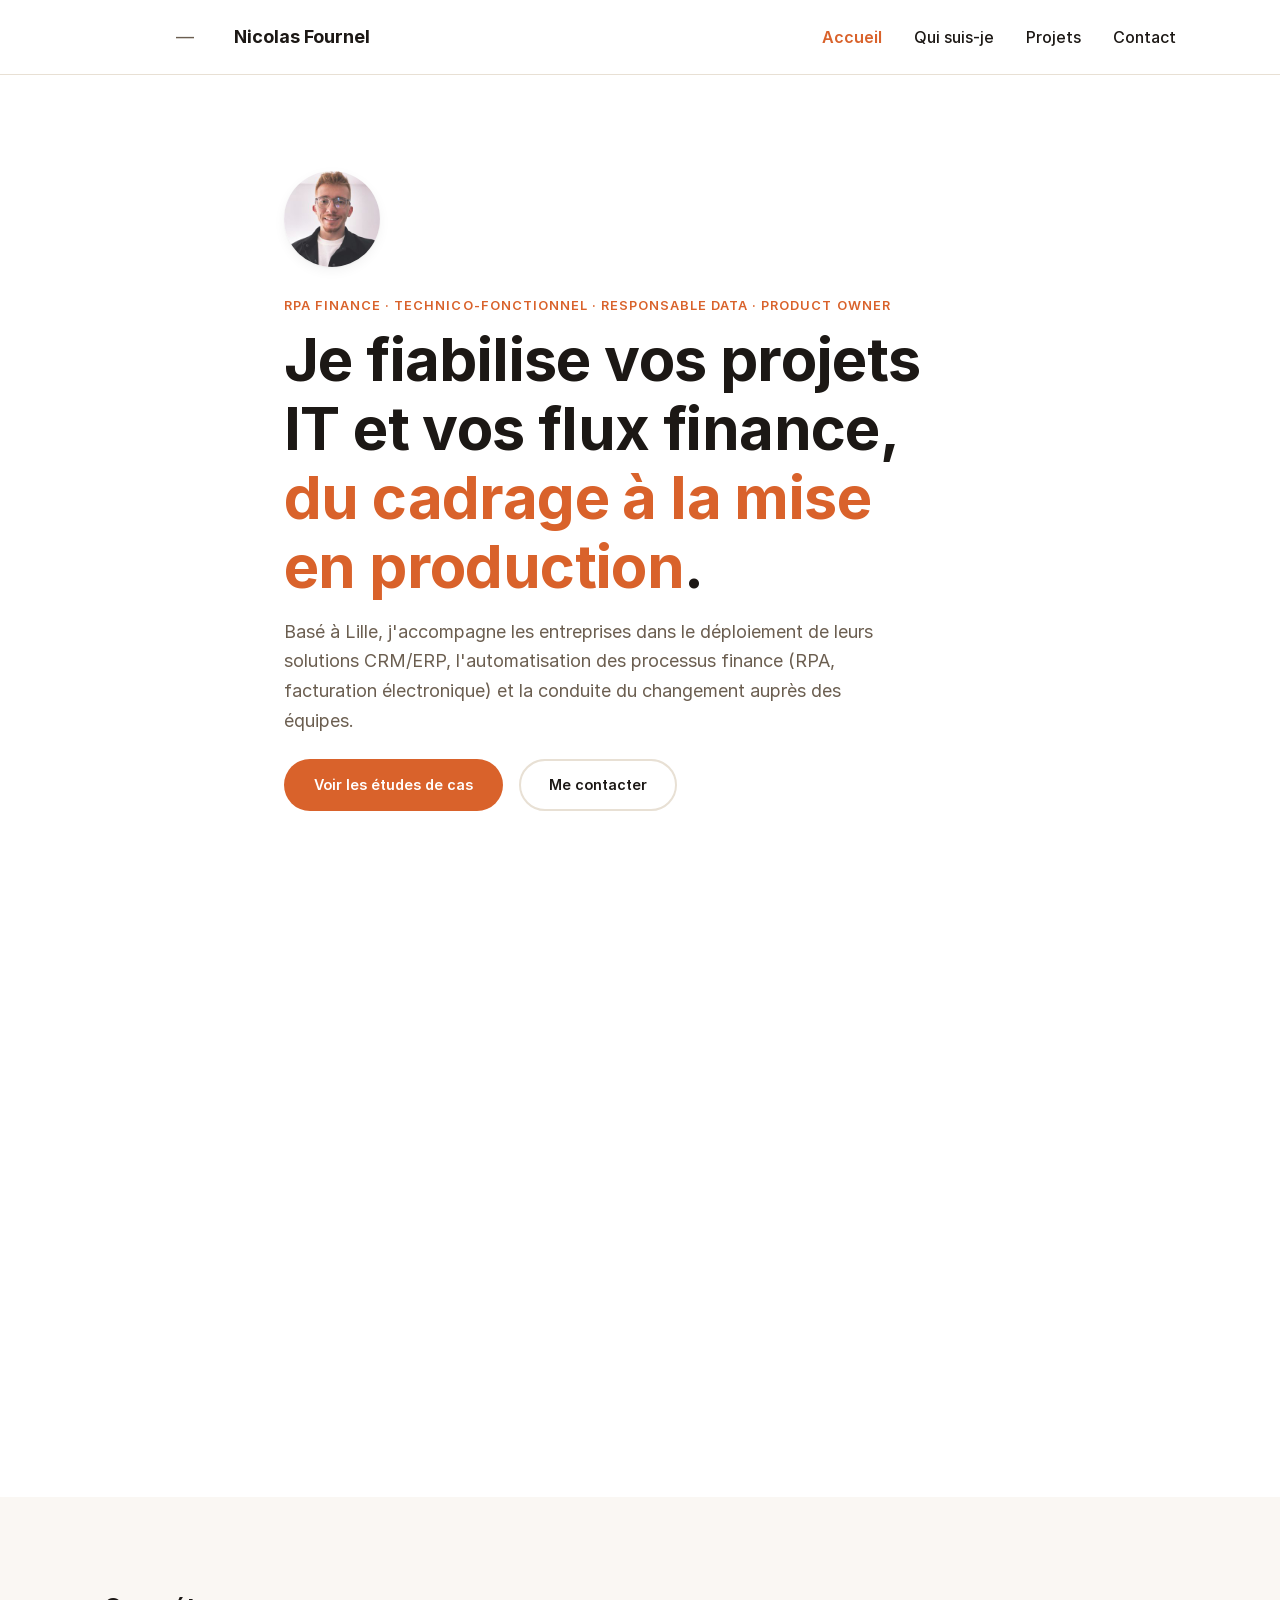
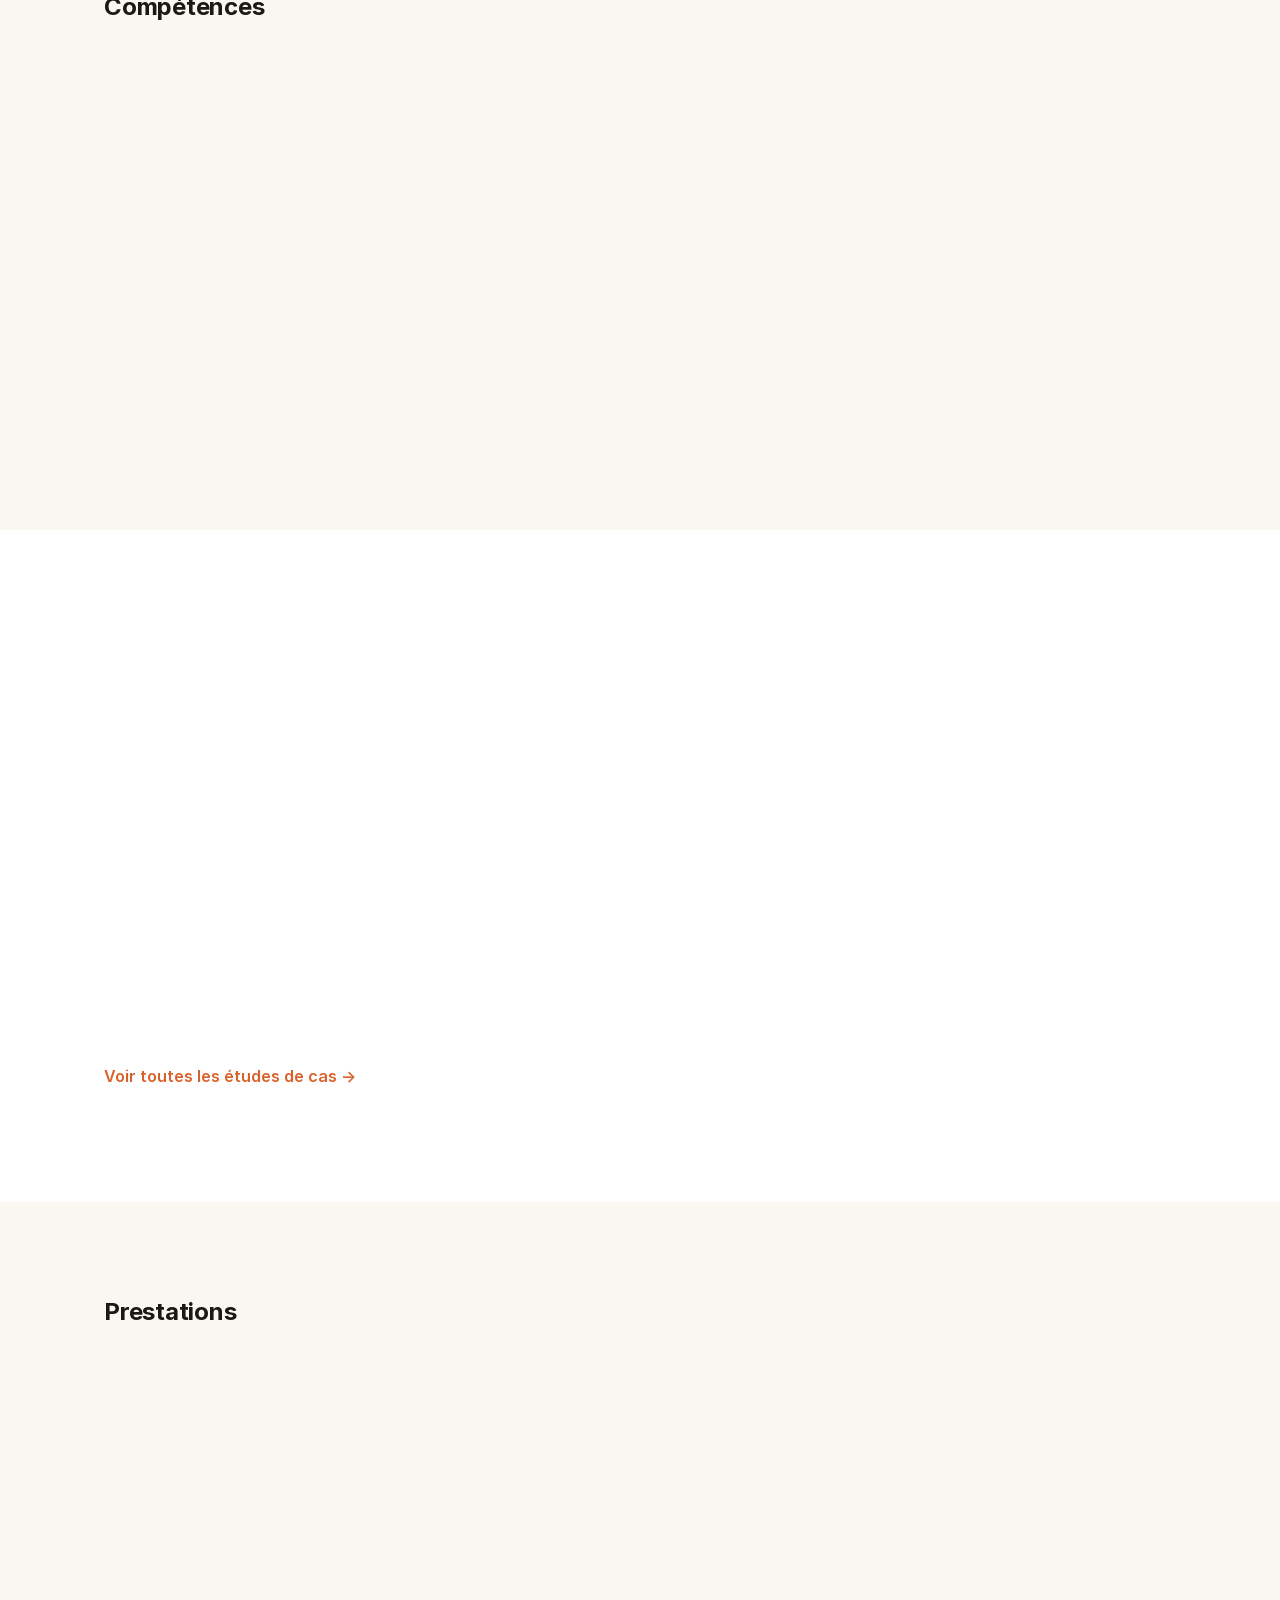
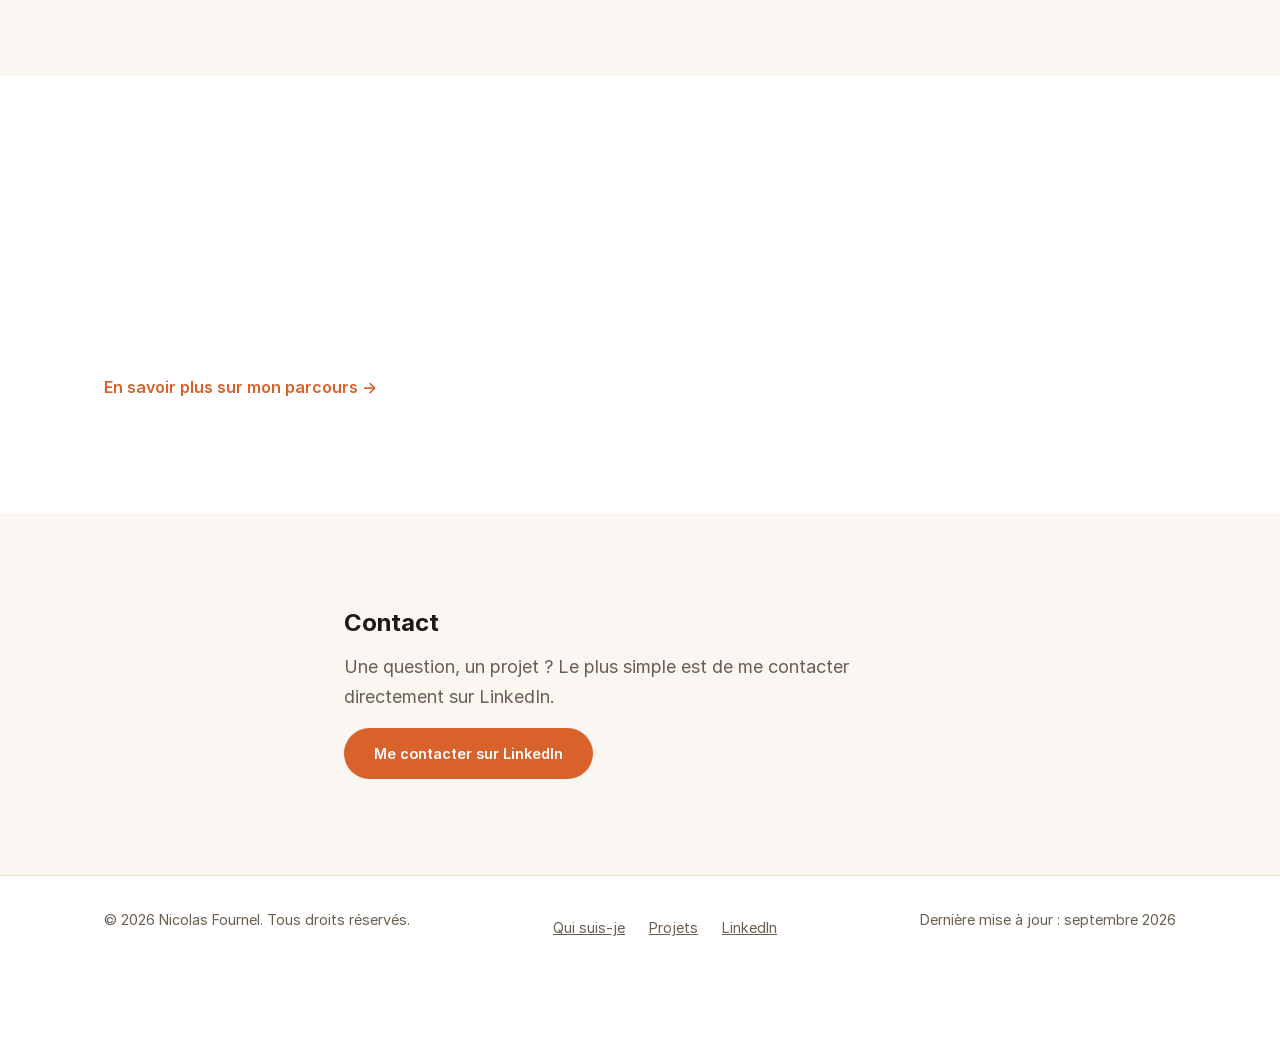
<file: index.html>
<!DOCTYPE html>
<html lang="fr">
<head>
  <meta charset="UTF-8">
  <meta name="viewport" content="width=device-width, initial-scale=1.0">

  <!-- Sécurité : CSP stricte. Pas de scripts/styles inline autorisés (pas de 'unsafe-inline'),
       tout vient de fichiers same-origin. Réduit fortement le risque XSS. -->
  <meta http-equiv="Content-Security-Policy" content="
    default-src 'self';
    script-src 'self';
    style-src 'self';
    img-src 'self' data:;
    font-src 'self';
    connect-src 'self';
    form-action 'self';
    base-uri 'self';
    frame-ancestors 'none';
    object-src 'none';
    upgrade-insecure-requests;
  ">
  <meta http-equiv="X-Content-Type-Options" content="nosniff">
  <meta name="referrer" content="strict-origin-when-cross-origin">

  <title>Nicolas Fournel — RPA Finance & Gestion de projet IT</title>
  <meta name="description" content="Nicolas Fournel, RPA Finance | Technico-Fonctionnel | Responsable DATA | Product Owner à Lille. Déploiement CRM/ERP, facturation électronique, conduite du changement.">
  <link rel="canonical" href="https://nyco6030.github.io/projetPerso/">

  <meta property="og:type" content="profile">
  <meta property="og:title" content="Nicolas Fournel — RPA Finance & Gestion de projet IT">
  <meta property="og:description" content="Déploiement CRM/ERP, facturation électronique et conduite du changement. Études de cas chiffrées : Saint Maclou, Mondial Relay, MipihSIB.">
  <meta property="og:url" content="https://nyco6030.github.io/projetPerso/">
  <meta name="twitter:card" content="summary">
  <meta name="twitter:title" content="Nicolas Fournel — RPA Finance & Gestion de projet IT">
  <meta name="twitter:description" content="Déploiement CRM/ERP, facturation électronique et conduite du changement, à Lille.">

  <link rel="stylesheet" href="styles.css">
  <link rel="icon" href="data:image/svg+xml,%3Csvg xmlns='http://www.w3.org/2000/svg' viewBox='0 0 64 64'%3E%3Crect width='64' height='64' rx='14' fill='%231c1815'/%3E%3Ctext x='32' y='43' font-family='Arial,Helvetica,sans-serif' font-size='27' font-weight='700' fill='%23d9622b' text-anchor='middle'%3ENF%3C/text%3E%3C/svg%3E">

  <script type="application/ld+json">
  {
    "@context": "https://schema.org",
    "@graph": [
      {
        "@type": "Person",
        "@id": "https://nyco6030.github.io/projetPerso/#person",
        "name": "Nicolas Fournel",
        "jobTitle": "RPA Finance | Technico-Fonctionnel | Responsable DATA | Product Owner",
        "url": "https://nyco6030.github.io/projetPerso/",
        "email": "mailto:nicolas.fournel@icloud.com",
        "address": {
          "@type": "PostalAddress",
          "addressLocality": "Lille",
          "addressRegion": "Hauts-de-France",
          "addressCountry": "FR"
        },
        "worksFor": { "@type": "Organization", "name": "Saint Maclou" },
        "alumniOf": [
          { "@type": "CollegeOrUniversity", "name": "EFFICOM Lille" },
          { "@type": "CollegeOrUniversity", "name": "Université de Picardie Jules Verne" }
        ],
        "knowsAbout": ["Snowflake", "SQL", "Facturation électronique", "ERP", "Gestion de projet", "Product Owner"],
        "sameAs": ["https://www.linkedin.com/in/nicolas-fournel-12nf/"]
      },
      {
        "@type": "WebSite",
        "@id": "https://nyco6030.github.io/projetPerso/#website",
        "url": "https://nyco6030.github.io/projetPerso/",
        "name": "Nicolas Fournel — RPA Finance & Gestion de projet IT",
        "publisher": { "@id": "https://nyco6030.github.io/projetPerso/#person" },
        "inLanguage": "fr-FR"
      }
    ]
  }
  </script>
</head>
<body>

  <a class="skip-link" href="#contenu-principal">Aller au contenu principal</a>

  <header class="site-header">
    <nav class="nav" aria-label="Navigation principale">
      <a class="nav__brand" href="./">
        <img class="nav__avatar nav__avatar--reveal" src="assets/photo.jpg" alt="" width="32" height="32">
        <span class="nav__brand-sep" aria-hidden="true">—</span>
        Nicolas Fournel
      </a>

      <button
        class="nav__toggle"
        id="navToggle"
        type="button"
        aria-expanded="false"
        aria-controls="navMenu"
        aria-label="Ouvrir le menu de navigation"
      >
        <span class="nav__toggle-bar" aria-hidden="true"></span>
        <span class="nav__toggle-bar" aria-hidden="true"></span>
        <span class="nav__toggle-bar" aria-hidden="true"></span>
      </button>

      <ul class="nav__menu" id="navMenu">
        <li><a href="./">Accueil</a></li>
        <li><a href="parcours/">Qui suis-je</a></li>
        <li><a href="projets/">Projets</a></li>
        <li><a href="#contact" class="nav__cta">Contact</a></li>
      </ul>
    </nav>
  </header>

  <main id="contenu-principal">

    <!-- HERO -->
    <section id="accueil" class="hero" aria-labelledby="hero-title">
      <div class="container hero__inner">
        <img
          class="hero__avatar"
          src="assets/photo.jpg"
          alt="Photo de profil de Nicolas Fournel"
          width="96" height="96"
        >
        <p class="eyebrow">RPA Finance · Technico-Fonctionnel · Responsable DATA · Product Owner</p>
        <h1 id="hero-title">Je fiabilise vos projets IT et vos flux finance, <span class="text-accent">du cadrage à la mise en production</span>.</h1>
        <p class="hero__lead">
          Basé à Lille, j'accompagne les entreprises dans le déploiement de leurs solutions
          CRM/ERP, l'automatisation des processus finance (RPA, facturation électronique) et la
          conduite du changement auprès des équipes.
        </p>
        <div class="hero__actions">
          <a class="btn btn--primary" href="projets/">Voir les études de cas</a>
          <a class="btn btn--ghost" href="#contact">Me contacter</a>
        </div>

        <div class="stats-strip" data-reveal>
          <div class="stat">
            <p class="stat__value">15+</p>
            <p class="stat__label">Hôpitaux déployés (MipihSIB)</p>
          </div>
          <div class="stat">
            <p class="stat__value">7 000</p>
            <p class="stat__label">Lockers pilotés (Mondial Relay)</p>
          </div>
          <div class="stat">
            <p class="stat__value">99,9 %</p>
            <p class="stat__label">Fiabilité des reprises de données</p>
          </div>
          <div class="stat">
            <p class="stat__value">7 ans</p>
            <p class="stat__label">D'expérience IT &amp; finance</p>
          </div>
        </div>
      </div>
    </section>

    <!-- À PROPOS -->
    <section id="a-propos" class="section" aria-labelledby="apropos-title">
      <div class="container">
        <div class="section__head" data-reveal>
          <h2 id="apropos-title">À propos</h2>
          <p class="lead">
            Après un parcours qui m'a mené du développement web à la gestion de projet IT,
            j'interviens avec une approche pragmatique et orientée résultats : déployer des
            solutions IT sans friction, optimiser les processus métier, former les équipes et
            fiabiliser la donnée.
          </p>
        </div>
      </div>
    </section>

    <!-- COMPÉTENCES -->
    <section id="competences" class="section section--muted" aria-labelledby="competences-title">
      <div class="container">
        <h2 id="competences-title">Compétences</h2>
        <ul class="skills-grid">
          <li class="skill-card" data-reveal>
            <h3>Data &amp; Finance</h3>
            <p>Snowflake, SQL, facturation électronique, e-invoicing &amp; e-reporting.</p>
          </li>
          <li class="skill-card" data-reveal>
            <h3>ERP &amp; Intégration</h3>
            <p>Microsoft Dynamics AX, flux EDI, Power BI, Qlik Sense.</p>
          </li>
          <li class="skill-card" data-reveal>
            <h3>Gestion de projet</h3>
            <p>Product Owner, méthode Agile, pilotage COPIL / CODIR, roadmap.</p>
          </li>
          <li class="skill-card" data-reveal>
            <h3>Conduite du changement</h3>
            <p>Formation des utilisateurs, accompagnement et montée en compétences des équipes.</p>
          </li>
          <li class="skill-card" data-reveal>
            <h3>Déploiement IT</h3>
            <p>Déploiement CRM/ERP multi-sites, tests de non-régression, mise en production.</p>
          </li>
          <li class="skill-card" data-reveal>
            <h3>Support &amp; fiabilisation</h3>
            <p>Support niveau 2, reprise de données critiques, résolution d'incidents.</p>
          </li>
        </ul>
      </div>
    </section>

    <!-- PROJETS (aperçu) -->
    <section id="projets" class="section" aria-labelledby="projets-title">
      <div class="container">
        <div class="section__head" data-reveal>
          <h2 id="projets-title">Études de cas</h2>
          <p class="lead">Trois missions représentatives, avec contexte, actions et résultats chiffrés.</p>
        </div>

        <ul class="cards-grid">
          <li class="card project-card" data-reveal>
            <p class="card__meta">Finance</p>
            <h3>Responsable Suite Applicative Finance — Saint Maclou</h3>
            <p>Au sein de la DSI (service Back-Office) : facturation électronique, fiabilisation de la production finance et pilotage des clôtures.</p>
            <a class="card__link" href="projets/e-invoicing-saint-maclou/">Plus de détails →</a>
          </li>
          <li class="card project-card" data-reveal>
            <p class="card__meta">Déploiement IT</p>
            <h3>7 000 lockers — Mondial Relay</h3>
            <p>Déploiement et maintenance du parc de lockers sur le territoire BENEFRALUX : +43 % de couverture, -25 % de vandalisme.</p>
            <a class="card__link" href="projets/lockers-mondial-relay/">Plus de détails →</a>
          </li>
          <li class="card project-card" data-reveal>
            <p class="card__meta">Déploiement IT · Data</p>
            <h3>CRM/ERP multi-sites — MipihSIB</h3>
            <p>Déploiement dans 15+ hôpitaux et reprise de données critiques avec 99,9 % de fiabilité.</p>
            <a class="card__link" href="projets/crm-erp-mipihsib/">Plus de détails →</a>
          </li>
        </ul>

        <p style="margin-top: var(--space-3);">
          <a class="card__link" href="projets/">Voir toutes les études de cas →</a>
        </p>
      </div>
    </section>

    <!-- PRESTATIONS -->
    <section id="prestations" class="section section--muted" aria-labelledby="prestations-title">
      <div class="container">
        <h2 id="prestations-title">Prestations</h2>
        <div class="cards-grid">
          <article class="card" data-reveal>
            <h3>Déploiement applicatif CRM/ERP</h3>
            <p>Pilotage du déploiement de vos solutions IT multi-sites, de la recette à la mise en production, sans impact sur vos opérations.</p>
          </article>
          <article class="card" data-reveal>
            <h3>Automatisation &amp; data finance</h3>
            <p>Fiabilisation des flux financiers (facturation électronique, e-reporting, reporting Snowflake) et automatisation des processus.</p>
          </article>
          <article class="card" data-reveal>
            <h3>Formation &amp; conduite du changement</h3>
            <p>Accompagnement des équipes dans l'adoption des outils, avec une pédagogie adaptée à chaque profil.</p>
          </article>
        </div>
      </div>
    </section>

    <!-- QUI SUIS-JE (aperçu) -->
    <section id="parcours" class="section" aria-labelledby="parcours-title">
      <div class="container">
        <div class="section__head" data-reveal>
          <h2 id="parcours-title">Qui suis-je ?</h2>
        </div>
        <!--
          Brouillon à personnaliser par Nicolas — même texte de départ que sur
          la page dédiée, à remplacer par une version courte de ton propre texte.
        -->
        <p class="lead narrative" data-reveal>
          Je m'appelle Nicolas. Sur le papier, mon parcours passe par le développement web, la
          gestion de projet IT, puis la data et la finance — sur le terrain, c'est surtout la
          même curiosité qui s'est déplacée d'un sujet à l'autre.
          <em>[Remplace cette phrase par ce qui te ressemble vraiment.]</em>
        </p>
        <p style="margin-top: var(--space-3);">
          <a class="card__link" href="parcours/">En savoir plus sur mon parcours →</a>
        </p>
      </div>
    </section>

    <!-- CONTACT -->
    <section id="contact" class="section section--muted" aria-labelledby="contact-title">
      <div class="container container--narrow">
        <h2 id="contact-title">Contact</h2>
        <p class="lead">Une question, un projet ? Le plus simple est de me contacter directement sur LinkedIn.</p>
        <a
          class="btn btn--primary"
          href="https://www.linkedin.com/in/nicolas-fournel-12nf/"
          target="_blank" rel="noopener noreferrer"
        >Me contacter sur LinkedIn</a>
      </div>
    </section>

  </main>

  <footer class="site-footer">
    <div class="container">
      <p>&copy; <span id="year"></span> Nicolas Fournel. Tous droits réservés.</p>
      <div class="site-footer__links">
        <a href="parcours/">Qui suis-je</a>
        <a href="projets/">Projets</a>
        <a href="https://www.linkedin.com/in/nicolas-fournel-12nf/" target="_blank" rel="noopener noreferrer">LinkedIn</a>
      </div>
      <p>Dernière mise à jour : septembre 2026</p>
    </div>
  </footer>

  <div class="floating-badges floating-badges--reveal">
    <a class="floating-badge" href="projets/">Mission IT</a>
    <a class="floating-badge" href="lifestyle/">Lifestyle</a>
  </div>

  <script src="app.js"></script>
</body>
</html>
</file>
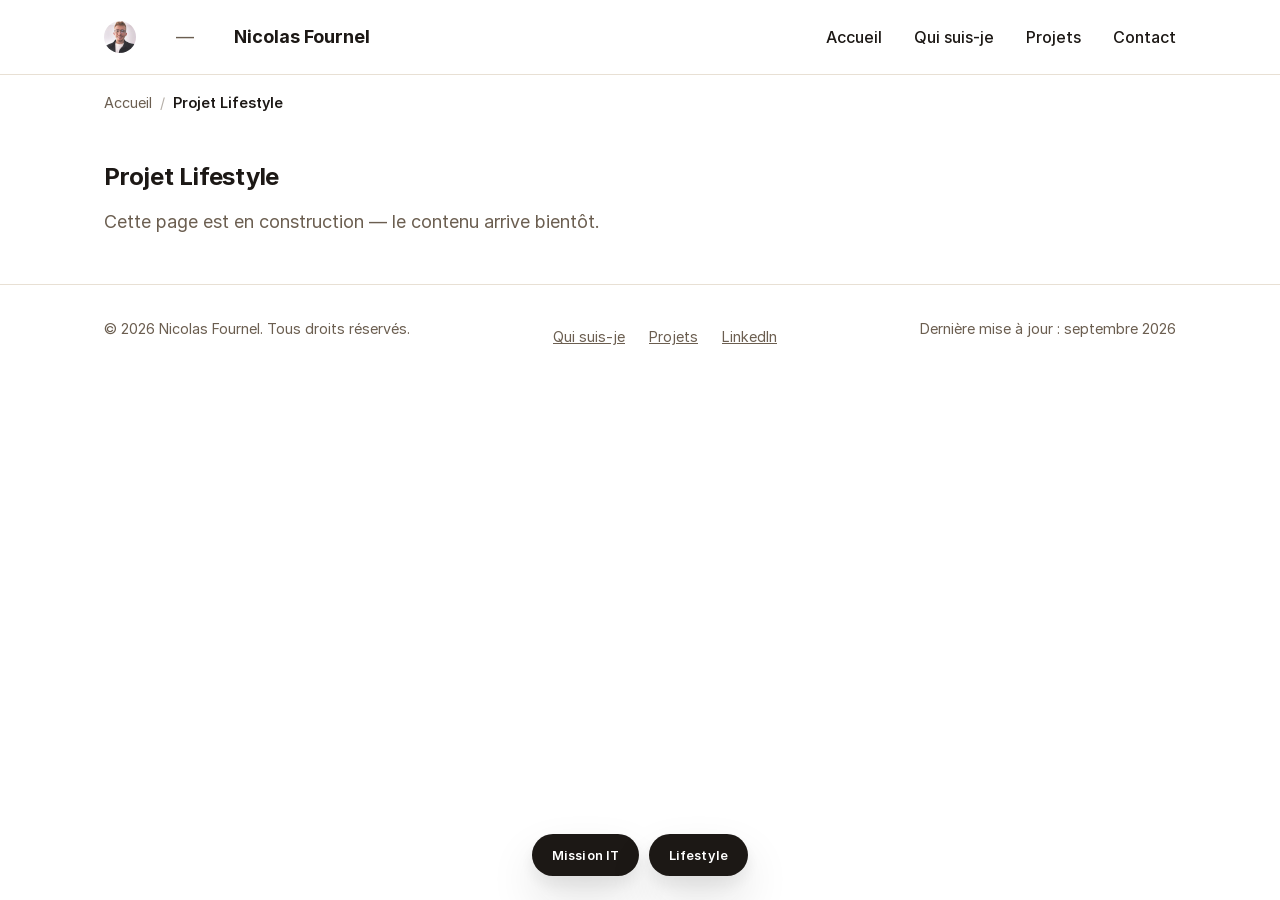
<file: lifestyle/index.html>
<!DOCTYPE html>
<html lang="fr">
<head>
  <meta charset="UTF-8">
  <meta name="viewport" content="width=device-width, initial-scale=1.0">

  <meta http-equiv="Content-Security-Policy" content="
    default-src 'self';
    script-src 'self';
    style-src 'self';
    img-src 'self' data:;
    font-src 'self';
    connect-src 'self';
    form-action 'self';
    base-uri 'self';
    frame-ancestors 'none';
    object-src 'none';
    upgrade-insecure-requests;
  ">
  <meta http-equiv="X-Content-Type-Options" content="nosniff">
  <meta name="referrer" content="strict-origin-when-cross-origin">

  <!--
    Page brouillon : pas encore de contenu réel. "noindex" pour éviter que
    Google indexe une page vide — à retirer une fois le contenu écrit (et
    penser à l'ajouter au sitemap.xml et à llms.txt à ce moment-là).
  -->
  <meta name="robots" content="noindex">

  <title>Projet Lifestyle — Nicolas Fournel</title>
  <meta name="description" content="Page en cours de construction.">
  <link rel="canonical" href="https://nyco6030.github.io/projetPerso/lifestyle/">

  <link rel="stylesheet" href="../styles.css">
  <link rel="icon" href="data:image/svg+xml,%3Csvg xmlns='http://www.w3.org/2000/svg' viewBox='0 0 64 64'%3E%3Crect width='64' height='64' rx='14' fill='%231c1815'/%3E%3Ctext x='32' y='43' font-family='Arial,Helvetica,sans-serif' font-size='27' font-weight='700' fill='%23d9622b' text-anchor='middle'%3ENF%3C/text%3E%3C/svg%3E">
</head>
<body>

  <a class="skip-link" href="#contenu-principal">Aller au contenu principal</a>

  <header class="site-header">
    <nav class="nav" aria-label="Navigation principale">
      <a class="nav__brand" href="../">
        <img class="nav__avatar" src="../assets/photo.jpg" alt="" width="32" height="32">
        <span class="nav__brand-sep" aria-hidden="true">—</span>
        Nicolas Fournel
      </a>

      <button
        class="nav__toggle"
        id="navToggle"
        type="button"
        aria-expanded="false"
        aria-controls="navMenu"
        aria-label="Ouvrir le menu de navigation"
      >
        <span class="nav__toggle-bar" aria-hidden="true"></span>
        <span class="nav__toggle-bar" aria-hidden="true"></span>
        <span class="nav__toggle-bar" aria-hidden="true"></span>
      </button>

      <ul class="nav__menu" id="navMenu">
        <li><a href="../">Accueil</a></li>
        <li><a href="../parcours/">Qui suis-je</a></li>
        <li><a href="../projets/">Projets</a></li>
        <li><a href="../#contact" class="nav__cta">Contact</a></li>
      </ul>
    </nav>
  </header>

  <main id="contenu-principal">
    <div class="container">
      <nav class="breadcrumb" aria-label="Fil d'Ariane">
        <a href="../">Accueil</a>
        <span class="breadcrumb__sep" aria-hidden="true">/</span>
        <span aria-current="page">Projet Lifestyle</span>
      </nav>
    </div>

    <section class="section section--tight">
      <div class="container">
        <h1>Projet Lifestyle</h1>
        <p class="lead">Cette page est en construction — le contenu arrive bientôt.</p>
      </div>
    </section>
  </main>

  <footer class="site-footer">
    <div class="container">
      <p>&copy; <span id="year"></span> Nicolas Fournel. Tous droits réservés.</p>
      <div class="site-footer__links">
        <a href="../parcours/">Qui suis-je</a>
        <a href="../projets/">Projets</a>
        <a href="https://www.linkedin.com/in/nicolas-fournel-12nf/" target="_blank" rel="noopener noreferrer">LinkedIn</a>
      </div>
      <p>Dernière mise à jour : septembre 2026</p>
    </div>
  </footer>

  <div class="floating-badges">
    <a class="floating-badge" href="../projets/">Mission IT</a>
    <a class="floating-badge" href="./">Lifestyle</a>
  </div>

  <script src="../app.js"></script>
</body>
</html>
</file>
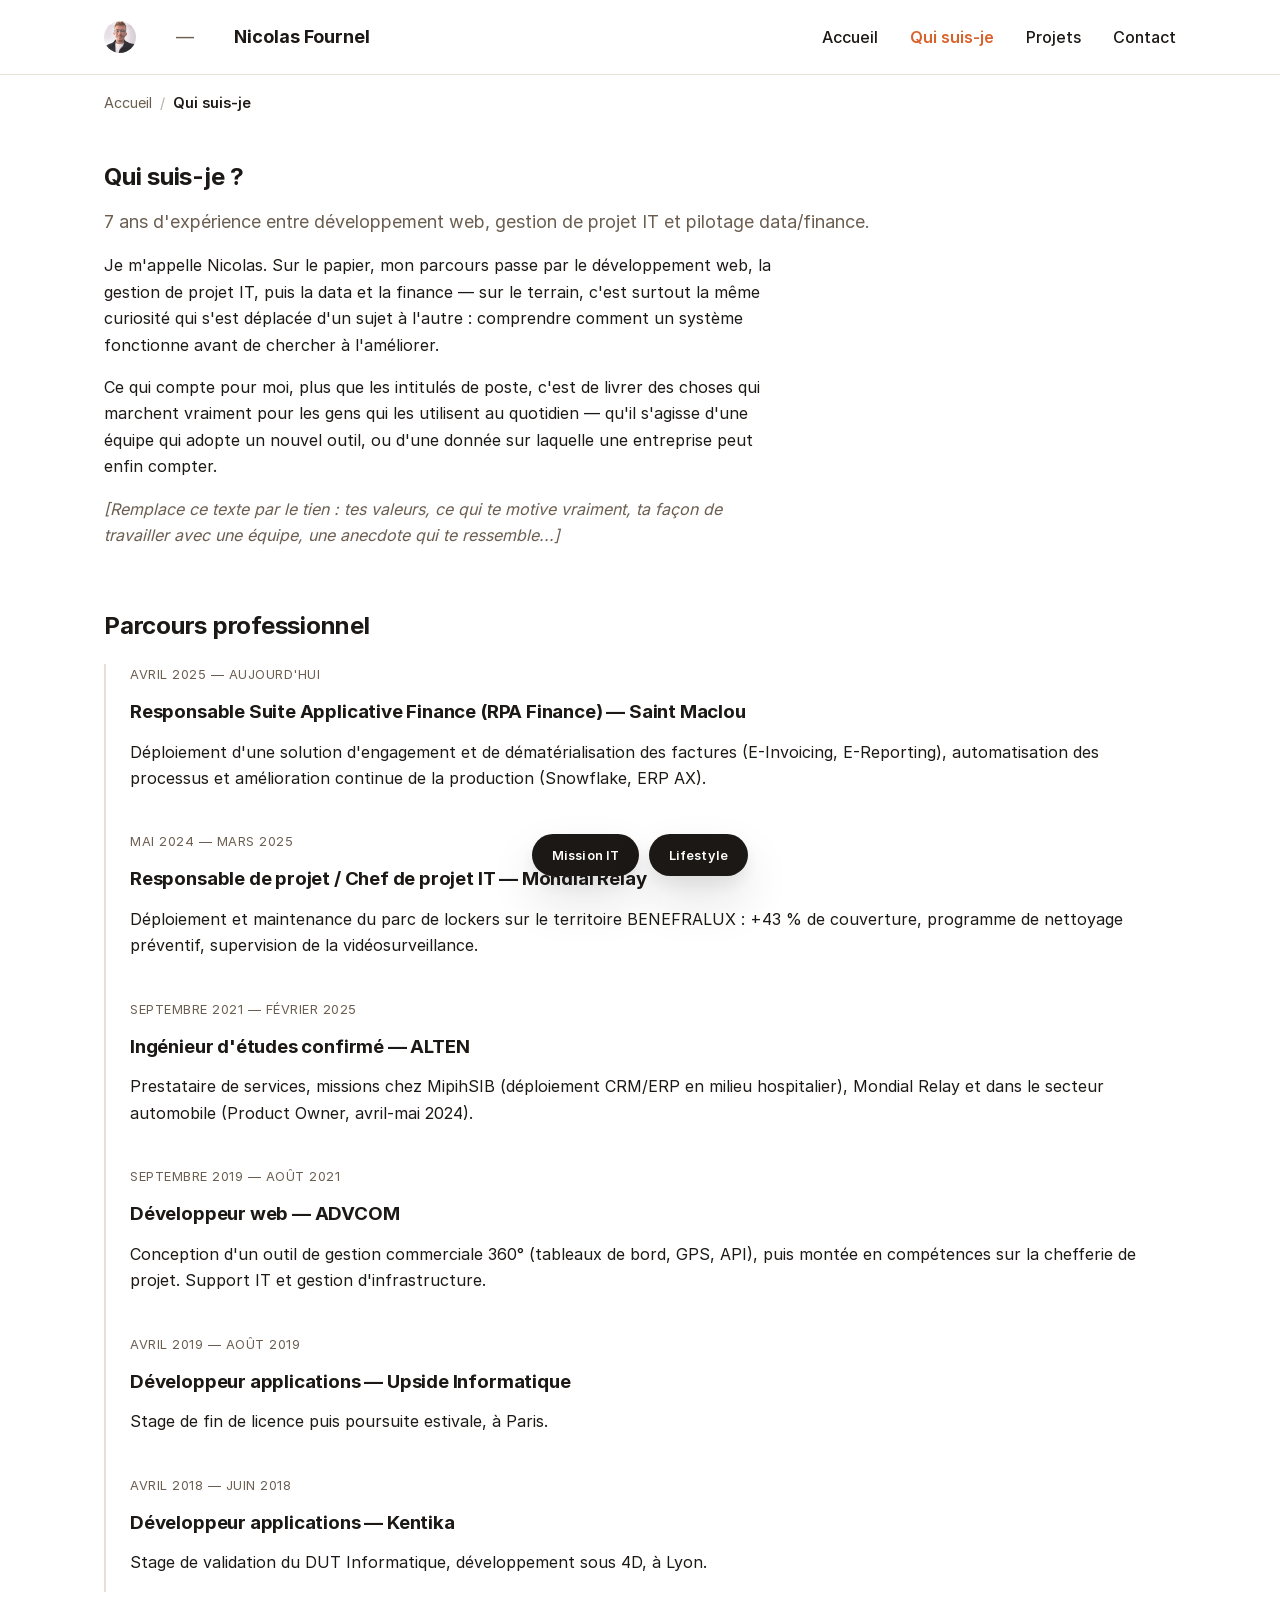
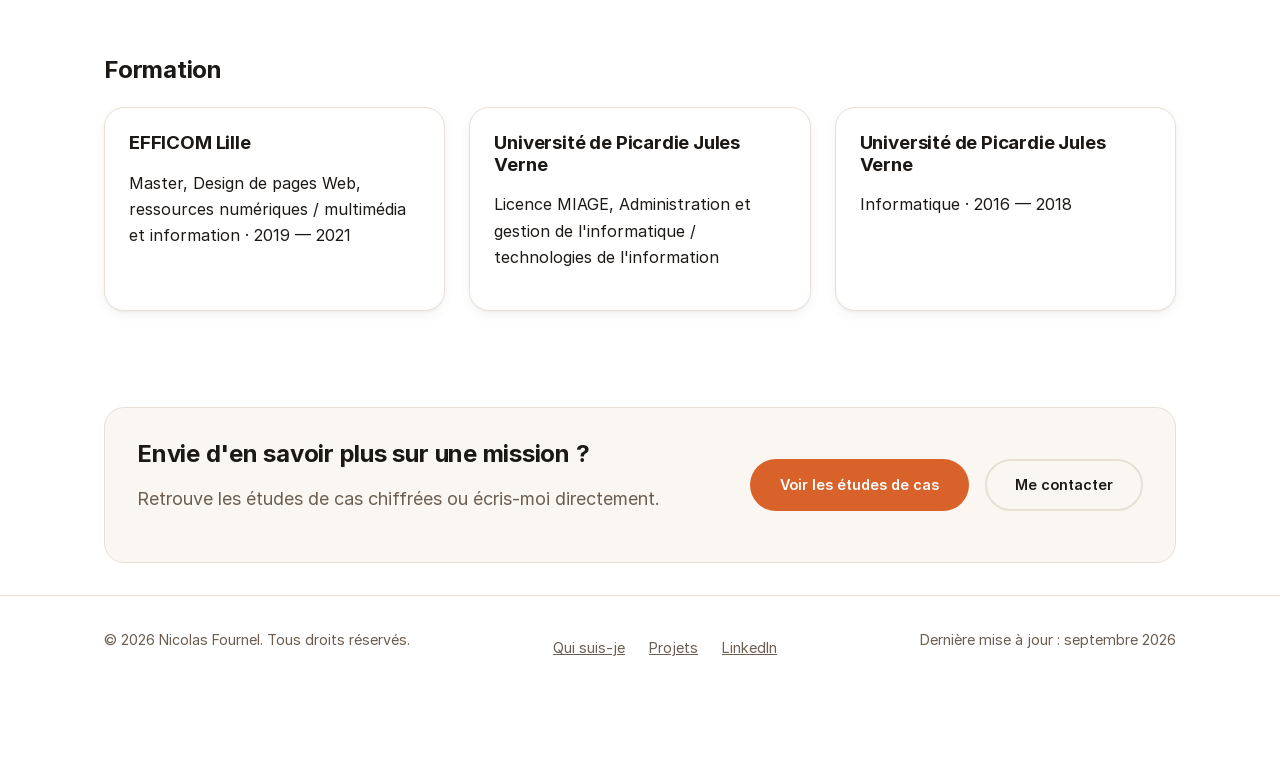
<file: parcours/index.html>
<!DOCTYPE html>
<html lang="fr">
<head>
  <meta charset="UTF-8">
  <meta name="viewport" content="width=device-width, initial-scale=1.0">

  <meta http-equiv="Content-Security-Policy" content="
    default-src 'self';
    script-src 'self';
    style-src 'self';
    img-src 'self' data:;
    font-src 'self';
    connect-src 'self';
    form-action 'self';
    base-uri 'self';
    frame-ancestors 'none';
    object-src 'none';
    upgrade-insecure-requests;
  ">
  <meta http-equiv="X-Content-Type-Options" content="nosniff">
  <meta name="referrer" content="strict-origin-when-cross-origin">

  <title>Qui suis-je — Nicolas Fournel</title>
  <meta name="description" content="Qui est Nicolas Fournel : présentation personnelle, parcours professionnel (Saint Maclou, Mondial Relay, ALTEN/MipihSIB, ADVCOM) et formation.">
  <link rel="canonical" href="https://nyco6030.github.io/projetPerso/parcours/">

  <meta property="og:type" content="website">
  <meta property="og:title" content="Qui suis-je — Nicolas Fournel">
  <meta property="og:description" content="Présentation personnelle et parcours professionnel complet : Saint Maclou, Mondial Relay, ALTEN/MipihSIB, ADVCOM, et formation.">
  <meta property="og:url" content="https://nyco6030.github.io/projetPerso/parcours/">

  <link rel="stylesheet" href="../styles.css">
  <link rel="icon" href="data:image/svg+xml,%3Csvg xmlns='http://www.w3.org/2000/svg' viewBox='0 0 64 64'%3E%3Crect width='64' height='64' rx='14' fill='%231c1815'/%3E%3Ctext x='32' y='43' font-family='Arial,Helvetica,sans-serif' font-size='27' font-weight='700' fill='%23d9622b' text-anchor='middle'%3ENF%3C/text%3E%3C/svg%3E">

  <script type="application/ld+json">
  {
    "@context": "https://schema.org",
    "@type": "BreadcrumbList",
    "itemListElement": [
      { "@type": "ListItem", "position": 1, "name": "Accueil", "item": "https://nyco6030.github.io/projetPerso/" },
      { "@type": "ListItem", "position": 2, "name": "Qui suis-je", "item": "https://nyco6030.github.io/projetPerso/parcours/" }
    ]
  }
  </script>
</head>
<body>

  <a class="skip-link" href="#contenu-principal">Aller au contenu principal</a>

  <header class="site-header">
    <nav class="nav" aria-label="Navigation principale">
      <a class="nav__brand" href="../">
        <img class="nav__avatar" src="../assets/photo.jpg" alt="" width="32" height="32">
        <span class="nav__brand-sep" aria-hidden="true">—</span>
        Nicolas Fournel
      </a>

      <button
        class="nav__toggle"
        id="navToggle"
        type="button"
        aria-expanded="false"
        aria-controls="navMenu"
        aria-label="Ouvrir le menu de navigation"
      >
        <span class="nav__toggle-bar" aria-hidden="true"></span>
        <span class="nav__toggle-bar" aria-hidden="true"></span>
        <span class="nav__toggle-bar" aria-hidden="true"></span>
      </button>

      <ul class="nav__menu" id="navMenu">
        <li><a href="../">Accueil</a></li>
        <li><a href="./">Qui suis-je</a></li>
        <li><a href="../projets/">Projets</a></li>
        <li><a href="../#contact" class="nav__cta">Contact</a></li>
      </ul>
    </nav>
  </header>

  <main id="contenu-principal">
    <div class="container">
      <nav class="breadcrumb" aria-label="Fil d'Ariane">
        <a href="../">Accueil</a>
        <span class="breadcrumb__sep" aria-hidden="true">/</span>
        <span aria-current="page">Qui suis-je</span>
      </nav>
    </div>

    <section class="section section--tight" aria-labelledby="parcours-title">
      <div class="container">
        <h1 id="parcours-title">Qui suis-je ?</h1>
        <p class="lead">7 ans d'expérience entre développement web, gestion de projet IT et pilotage data/finance.</p>

        <!--
          Brouillon à personnaliser par Nicolas : ce texte est un point de
          départ, pas un contenu final. Le remplacer par un texte à la
          première personne sur qui tu es, ce qui te motive, ta façon de
          travailler — au-delà de la liste de missions ci-dessous.
        -->
        <div class="narrative" data-reveal>
          <p>
            Je m'appelle Nicolas. Sur le papier, mon parcours passe par le développement web, la
            gestion de projet IT, puis la data et la finance — sur le terrain, c'est surtout la
            même curiosité qui s'est déplacée d'un sujet à l'autre : comprendre comment un
            système fonctionne avant de chercher à l'améliorer.
          </p>
          <p>
            Ce qui compte pour moi, plus que les intitulés de poste, c'est de livrer des choses
            qui marchent vraiment pour les gens qui les utilisent au quotidien — qu'il s'agisse
            d'une équipe qui adopte un nouvel outil, ou d'une donnée sur laquelle une entreprise
            peut enfin compter.
          </p>
          <p>
            <em>[Remplace ce texte par le tien : tes valeurs, ce qui te motive vraiment, ta
            façon de travailler avec une équipe, une anecdote qui te ressemble...]</em>
          </p>
        </div>

        <h2 class="section-divider-title">Parcours professionnel</h2>
        <ol class="timeline">
          <li class="timeline__item">
            <p class="timeline__date">Avril 2025 — Aujourd'hui</p>
            <h3>Responsable Suite Applicative Finance (RPA Finance) — Saint Maclou</h3>
            <p>Déploiement d'une solution d'engagement et de dématérialisation des factures (E-Invoicing, E-Reporting), automatisation des processus et amélioration continue de la production (Snowflake, ERP AX).</p>
          </li>
          <li class="timeline__item">
            <p class="timeline__date">Mai 2024 — Mars 2025</p>
            <h3>Responsable de projet / Chef de projet IT — Mondial Relay</h3>
            <p>Déploiement et maintenance du parc de lockers sur le territoire BENEFRALUX : +43 % de couverture, programme de nettoyage préventif, supervision de la vidéosurveillance.</p>
          </li>
          <li class="timeline__item">
            <p class="timeline__date">Septembre 2021 — Février 2025</p>
            <h3>Ingénieur d'études confirmé — ALTEN</h3>
            <p>Prestataire de services, missions chez MipihSIB (déploiement CRM/ERP en milieu hospitalier), Mondial Relay et dans le secteur automobile (Product Owner, avril-mai 2024).</p>
          </li>
          <li class="timeline__item">
            <p class="timeline__date">Septembre 2019 — Août 2021</p>
            <h3>Développeur web — ADVCOM</h3>
            <p>Conception d'un outil de gestion commerciale 360° (tableaux de bord, GPS, API), puis montée en compétences sur la chefferie de projet. Support IT et gestion d'infrastructure.</p>
          </li>
          <li class="timeline__item">
            <p class="timeline__date">Avril 2019 — Août 2019</p>
            <h3>Développeur applications — Upside Informatique</h3>
            <p>Stage de fin de licence puis poursuite estivale, à Paris.</p>
          </li>
          <li class="timeline__item">
            <p class="timeline__date">Avril 2018 — Juin 2018</p>
            <h3>Développeur applications — Kentika</h3>
            <p>Stage de validation du DUT Informatique, développement sous 4D, à Lyon.</p>
          </li>
        </ol>

        <h2 class="parcours__formation-title">Formation</h2>
        <ul class="cards-grid">
          <li class="card">
            <h3>EFFICOM Lille</h3>
            <p>Master, Design de pages Web, ressources numériques / multimédia et information · 2019 — 2021</p>
          </li>
          <li class="card">
            <h3>Université de Picardie Jules Verne</h3>
            <p>Licence MIAGE, Administration et gestion de l'informatique / technologies de l'information</p>
          </li>
          <li class="card">
            <h3>Université de Picardie Jules Verne</h3>
            <p>Informatique · 2016 — 2018</p>
          </li>
        </ul>

        <div class="cta-band">
          <div>
            <h2 style="margin-bottom: 0;">Envie d'en savoir plus sur une mission ?</h2>
            <p style="margin-bottom: 0;" class="lead">Retrouve les études de cas chiffrées ou écris-moi directement.</p>
          </div>
          <div class="cta-band__actions">
            <a class="btn btn--primary" href="../projets/">Voir les études de cas</a>
            <a class="btn btn--ghost" href="../#contact">Me contacter</a>
          </div>
        </div>
      </div>
    </section>
  </main>

  <footer class="site-footer">
    <div class="container">
      <p>&copy; <span id="year"></span> Nicolas Fournel. Tous droits réservés.</p>
      <div class="site-footer__links">
        <a href="./">Qui suis-je</a>
        <a href="../projets/">Projets</a>
        <a href="https://www.linkedin.com/in/nicolas-fournel-12nf/" target="_blank" rel="noopener noreferrer">LinkedIn</a>
      </div>
      <p>Dernière mise à jour : septembre 2026</p>
    </div>
  </footer>

  <div class="floating-badges">
    <a class="floating-badge" href="../projets/">Mission IT</a>
    <a class="floating-badge" href="../lifestyle/">Lifestyle</a>
  </div>

  <script src="../app.js"></script>
</body>
</html>
</file>
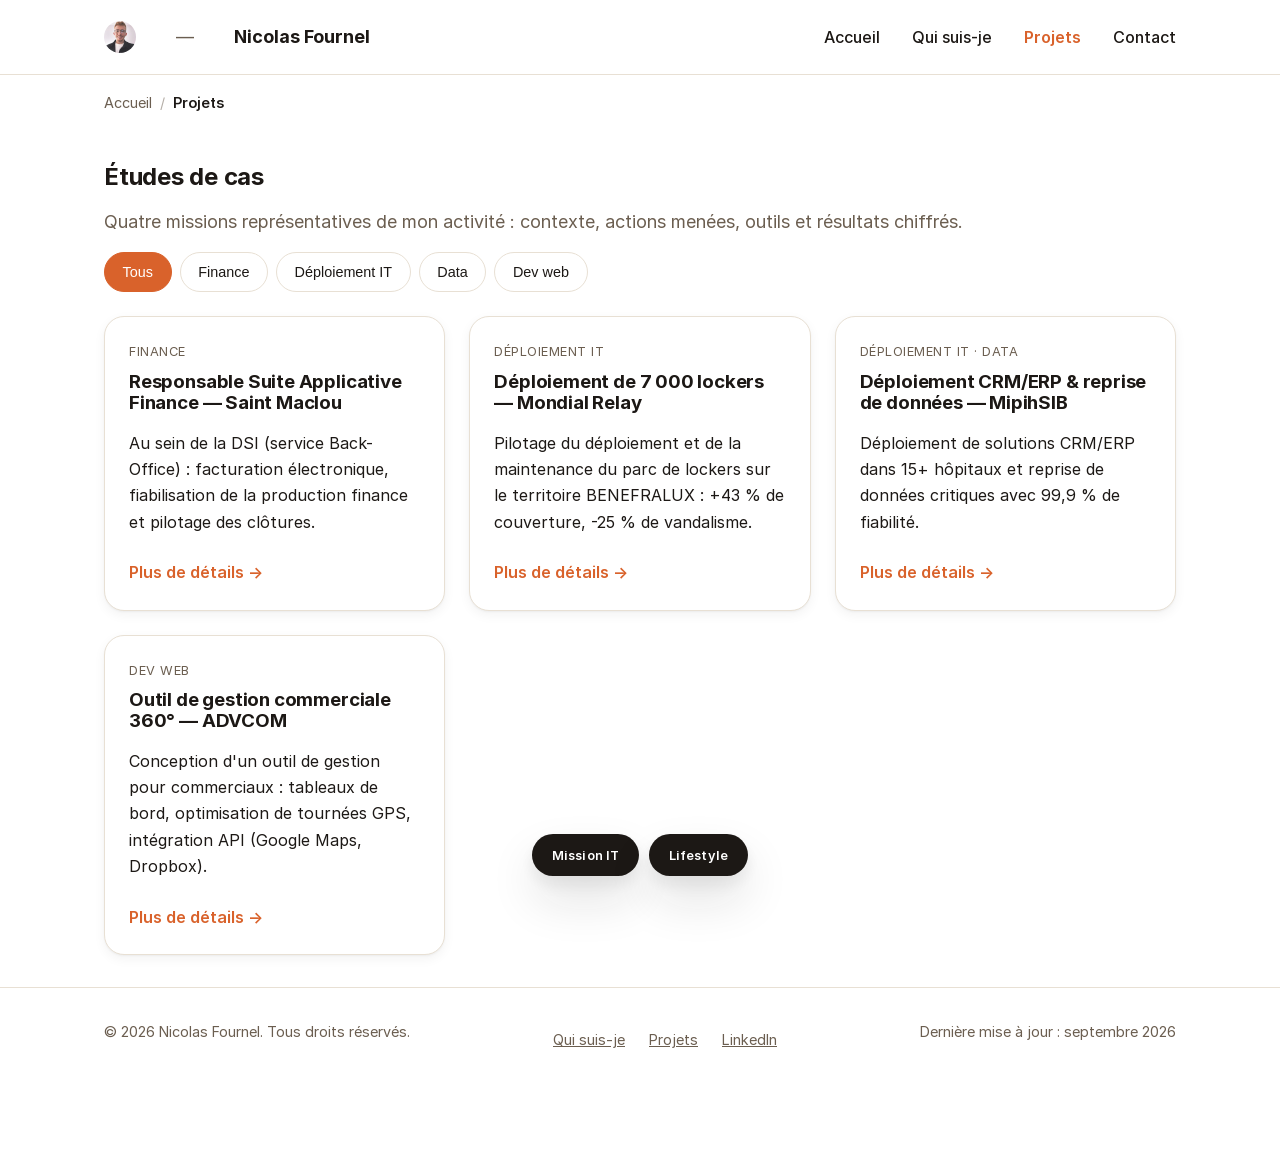
<file: projets/index.html>
<!DOCTYPE html>
<html lang="fr">
<head>
  <meta charset="UTF-8">
  <meta name="viewport" content="width=device-width, initial-scale=1.0">

  <meta http-equiv="Content-Security-Policy" content="
    default-src 'self';
    script-src 'self';
    style-src 'self';
    img-src 'self' data:;
    font-src 'self';
    connect-src 'self';
    form-action 'self';
    base-uri 'self';
    frame-ancestors 'none';
    object-src 'none';
    upgrade-insecure-requests;
  ">
  <meta http-equiv="X-Content-Type-Options" content="nosniff">
  <meta name="referrer" content="strict-origin-when-cross-origin">

  <title>Études de cas — Nicolas Fournel</title>
  <meta name="description" content="Études de cas de Nicolas Fournel : facturation électronique (Saint Maclou), déploiement de 7 000 lockers (Mondial Relay), CRM/ERP en milieu hospitalier (MipihSIB), outil commercial (ADVCOM).">
  <link rel="canonical" href="https://nyco6030.github.io/projetPerso/projets/">

  <meta property="og:type" content="website">
  <meta property="og:title" content="Études de cas — Nicolas Fournel">
  <meta property="og:description" content="Déploiements CRM/ERP, facturation électronique et projets data, avec contexte et résultats chiffrés.">
  <meta property="og:url" content="https://nyco6030.github.io/projetPerso/projets/">

  <link rel="stylesheet" href="../styles.css">
  <link rel="icon" href="data:image/svg+xml,%3Csvg xmlns='http://www.w3.org/2000/svg' viewBox='0 0 64 64'%3E%3Crect width='64' height='64' rx='14' fill='%231c1815'/%3E%3Ctext x='32' y='43' font-family='Arial,Helvetica,sans-serif' font-size='27' font-weight='700' fill='%23d9622b' text-anchor='middle'%3ENF%3C/text%3E%3C/svg%3E">

  <script type="application/ld+json">
  {
    "@context": "https://schema.org",
    "@graph": [
      {
        "@type": "BreadcrumbList",
        "itemListElement": [
          { "@type": "ListItem", "position": 1, "name": "Accueil", "item": "https://nyco6030.github.io/projetPerso/" },
          { "@type": "ListItem", "position": 2, "name": "Projets", "item": "https://nyco6030.github.io/projetPerso/projets/" }
        ]
      },
      {
        "@type": "CollectionPage",
        "name": "Études de cas — Nicolas Fournel",
        "url": "https://nyco6030.github.io/projetPerso/projets/"
      }
    ]
  }
  </script>
</head>
<body>

  <a class="skip-link" href="#contenu-principal">Aller au contenu principal</a>

  <header class="site-header">
    <nav class="nav" aria-label="Navigation principale">
      <a class="nav__brand" href="../">
        <img class="nav__avatar" src="../assets/photo.jpg" alt="" width="32" height="32">
        <span class="nav__brand-sep" aria-hidden="true">—</span>
        Nicolas Fournel
      </a>

      <button
        class="nav__toggle"
        id="navToggle"
        type="button"
        aria-expanded="false"
        aria-controls="navMenu"
        aria-label="Ouvrir le menu de navigation"
      >
        <span class="nav__toggle-bar" aria-hidden="true"></span>
        <span class="nav__toggle-bar" aria-hidden="true"></span>
        <span class="nav__toggle-bar" aria-hidden="true"></span>
      </button>

      <ul class="nav__menu" id="navMenu">
        <li><a href="../">Accueil</a></li>
        <li><a href="../parcours/">Qui suis-je</a></li>
        <li><a href="./">Projets</a></li>
        <li><a href="../#contact" class="nav__cta">Contact</a></li>
      </ul>
    </nav>
  </header>

  <main id="contenu-principal">
    <div class="container">
      <nav class="breadcrumb" aria-label="Fil d'Ariane">
        <a href="../">Accueil</a>
        <span class="breadcrumb__sep" aria-hidden="true">/</span>
        <span aria-current="page">Projets</span>
      </nav>
    </div>

    <section class="section section--tight" aria-labelledby="projets-title">
      <div class="container">
        <h1 id="projets-title">Études de cas</h1>
        <p class="lead">Quatre missions représentatives de mon activité : contexte, actions menées, outils et résultats chiffrés.</p>

        <div class="filters" role="group" aria-label="Filtrer les études de cas par catégorie">
          <button type="button" class="filter-btn" data-filter="all" aria-pressed="true">Tous</button>
          <button type="button" class="filter-btn" data-filter="finance" aria-pressed="false">Finance</button>
          <button type="button" class="filter-btn" data-filter="deploiement" aria-pressed="false">Déploiement IT</button>
          <button type="button" class="filter-btn" data-filter="data" aria-pressed="false">Data</button>
          <button type="button" class="filter-btn" data-filter="web" aria-pressed="false">Dev web</button>
        </div>

        <ul class="cards-grid" id="projectsList">
          <li class="card project-card" data-category="finance">
            <p class="card__meta">Finance</p>
            <h3>Responsable Suite Applicative Finance — Saint Maclou</h3>
            <p>Au sein de la DSI (service Back-Office) : facturation électronique, fiabilisation de la production finance et pilotage des clôtures.</p>
            <a class="card__link" href="e-invoicing-saint-maclou/">Plus de détails →</a>
          </li>
          <li class="card project-card" data-category="deploiement">
            <p class="card__meta">Déploiement IT</p>
            <h3>Déploiement de 7 000 lockers — Mondial Relay</h3>
            <p>Pilotage du déploiement et de la maintenance du parc de lockers sur le territoire BENEFRALUX : +43 % de couverture, -25 % de vandalisme.</p>
            <a class="card__link" href="lockers-mondial-relay/">Plus de détails →</a>
          </li>
          <li class="card project-card" data-category="deploiement data">
            <p class="card__meta">Déploiement IT · Data</p>
            <h3>Déploiement CRM/ERP &amp; reprise de données — MipihSIB</h3>
            <p>Déploiement de solutions CRM/ERP dans 15+ hôpitaux et reprise de données critiques avec 99,9 % de fiabilité.</p>
            <a class="card__link" href="crm-erp-mipihsib/">Plus de détails →</a>
          </li>
          <li class="card project-card" data-category="web">
            <p class="card__meta">Dev web</p>
            <h3>Outil de gestion commerciale 360° — ADVCOM</h3>
            <p>Conception d'un outil de gestion pour commerciaux : tableaux de bord, optimisation de tournées GPS, intégration API (Google Maps, Dropbox).</p>
            <a class="card__link" href="outil-commercial-advcom/">Plus de détails →</a>
          </li>
        </ul>
      </div>
    </section>
  </main>

  <footer class="site-footer">
    <div class="container">
      <p>&copy; <span id="year"></span> Nicolas Fournel. Tous droits réservés.</p>
      <div class="site-footer__links">
        <a href="../parcours/">Qui suis-je</a>
        <a href="./">Projets</a>
        <a href="https://www.linkedin.com/in/nicolas-fournel-12nf/" target="_blank" rel="noopener noreferrer">LinkedIn</a>
      </div>
      <p>Dernière mise à jour : septembre 2026</p>
    </div>
  </footer>

  <div class="floating-badges">
    <a class="floating-badge" href="./">Mission IT</a>
    <a class="floating-badge" href="../lifestyle/">Lifestyle</a>
  </div>

  <script src="../app.js"></script>
</body>
</html>
</file>
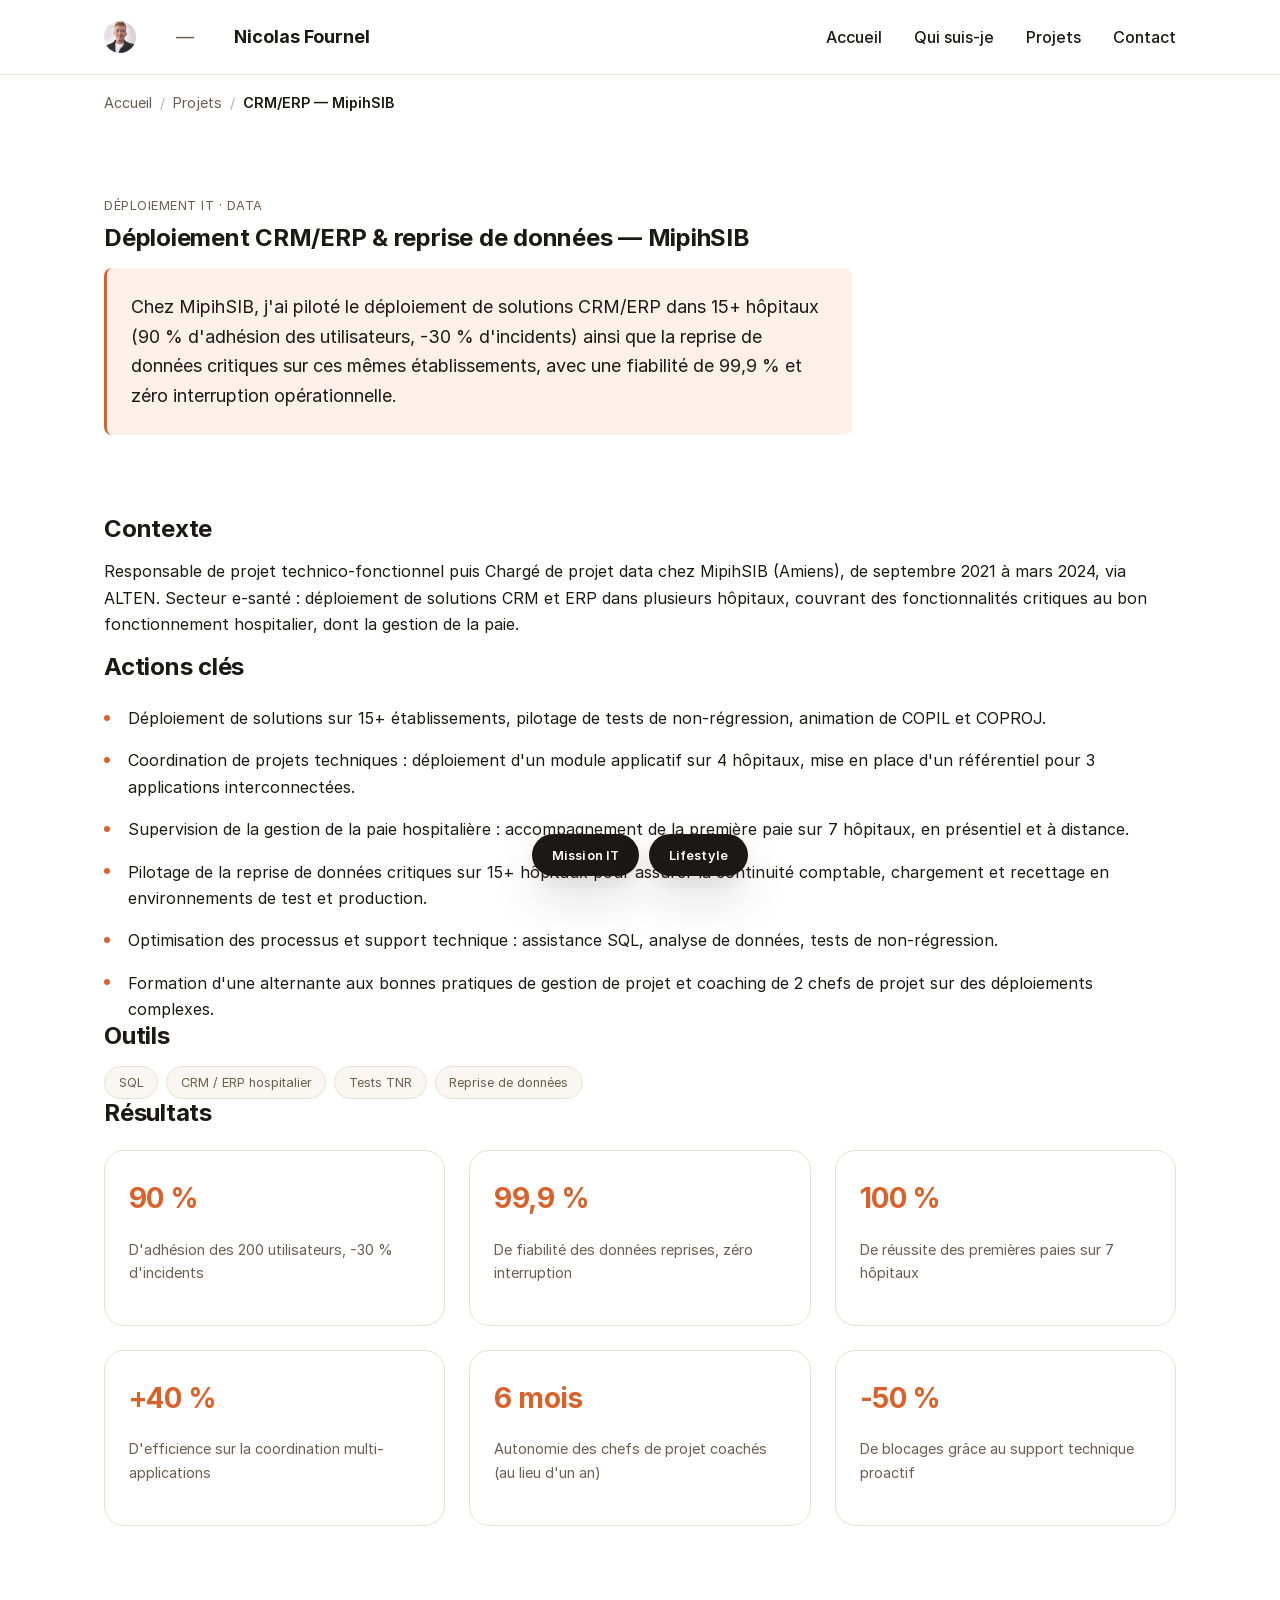
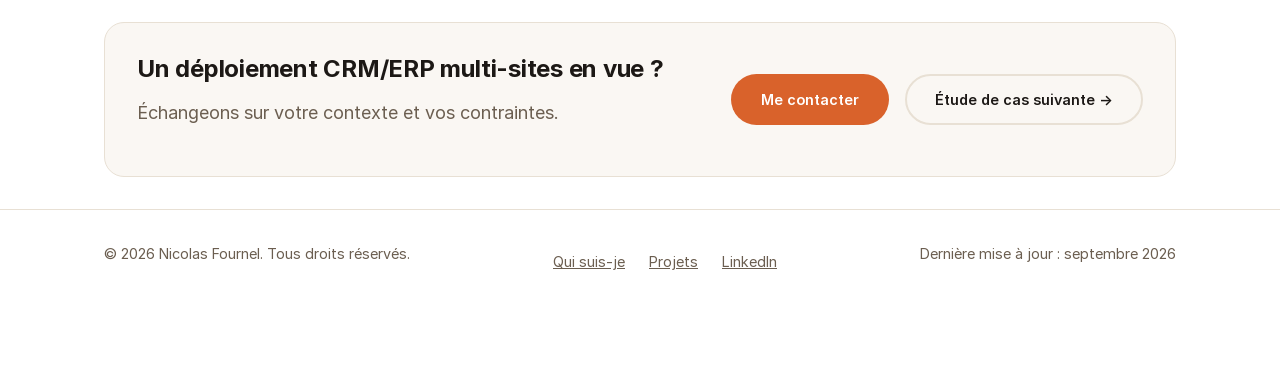
<file: projets/crm-erp-mipihsib/index.html>
<!DOCTYPE html>
<html lang="fr">
<head>
  <meta charset="UTF-8">
  <meta name="viewport" content="width=device-width, initial-scale=1.0">

  <meta http-equiv="Content-Security-Policy" content="
    default-src 'self';
    script-src 'self';
    style-src 'self';
    img-src 'self' data:;
    font-src 'self';
    connect-src 'self';
    form-action 'self';
    base-uri 'self';
    frame-ancestors 'none';
    object-src 'none';
    upgrade-insecure-requests;
  ">
  <meta http-equiv="X-Content-Type-Options" content="nosniff">
  <meta name="referrer" content="strict-origin-when-cross-origin">

  <title>Déploiement CRM/ERP en milieu hospitalier — MipihSIB — Étude de cas | Nicolas Fournel</title>
  <meta name="description" content="Déploiement de solutions CRM/ERP dans 15+ hôpitaux et reprise de données critiques chez MipihSIB, piloté par Nicolas Fournel : 90% d'adhésion, 99,9% de fiabilité.">
  <link rel="canonical" href="https://nyco6030.github.io/projetPerso/projets/crm-erp-mipihsib/">

  <meta property="og:type" content="article">
  <meta property="og:title" content="Déploiement CRM/ERP en milieu hospitalier — MipihSIB">
  <meta property="og:description" content="Déploiement multi-sites dans 15+ hôpitaux et reprise de données critiques, avec 99,9% de fiabilité.">
  <meta property="og:url" content="https://nyco6030.github.io/projetPerso/projets/crm-erp-mipihsib/">

  <link rel="stylesheet" href="../../styles.css">
  <link rel="icon" href="data:image/svg+xml,%3Csvg xmlns='http://www.w3.org/2000/svg' viewBox='0 0 64 64'%3E%3Crect width='64' height='64' rx='14' fill='%231c1815'/%3E%3Ctext x='32' y='43' font-family='Arial,Helvetica,sans-serif' font-size='27' font-weight='700' fill='%23d9622b' text-anchor='middle'%3ENF%3C/text%3E%3C/svg%3E">

  <script type="application/ld+json">
  {
    "@context": "https://schema.org",
    "@graph": [
      {
        "@type": "BreadcrumbList",
        "itemListElement": [
          { "@type": "ListItem", "position": 1, "name": "Accueil", "item": "https://nyco6030.github.io/projetPerso/" },
          { "@type": "ListItem", "position": 2, "name": "Projets", "item": "https://nyco6030.github.io/projetPerso/projets/" },
          { "@type": "ListItem", "position": 3, "name": "CRM/ERP — MipihSIB", "item": "https://nyco6030.github.io/projetPerso/projets/crm-erp-mipihsib/" }
        ]
      },
      {
        "@type": "CreativeWork",
        "headline": "Déploiement CRM/ERP & reprise de données — MipihSIB",
        "description": "Déploiement de solutions CRM/ERP dans 15+ hôpitaux et reprise de données critiques avec 99,9% de fiabilité.",
        "about": "Déploiement CRM/ERP en milieu hospitalier",
        "author": { "@type": "Person", "name": "Nicolas Fournel" },
        "dateModified": "2026-09"
      }
    ]
  }
  </script>
</head>
<body>

  <a class="skip-link" href="#contenu-principal">Aller au contenu principal</a>

  <header class="site-header">
    <nav class="nav" aria-label="Navigation principale">
      <a class="nav__brand" href="../../">
        <img class="nav__avatar" src="../../assets/photo.jpg" alt="" width="32" height="32">
        <span class="nav__brand-sep" aria-hidden="true">—</span>
        Nicolas Fournel
      </a>

      <button
        class="nav__toggle"
        id="navToggle"
        type="button"
        aria-expanded="false"
        aria-controls="navMenu"
        aria-label="Ouvrir le menu de navigation"
      >
        <span class="nav__toggle-bar" aria-hidden="true"></span>
        <span class="nav__toggle-bar" aria-hidden="true"></span>
        <span class="nav__toggle-bar" aria-hidden="true"></span>
      </button>

      <ul class="nav__menu" id="navMenu">
        <li><a href="../../">Accueil</a></li>
        <li><a href="../../parcours/">Qui suis-je</a></li>
        <li><a href="../">Projets</a></li>
        <li><a href="../../#contact" class="nav__cta">Contact</a></li>
      </ul>
    </nav>
  </header>

  <main id="contenu-principal">
    <div class="container">
      <nav class="breadcrumb" aria-label="Fil d'Ariane">
        <a href="../../">Accueil</a>
        <span class="breadcrumb__sep" aria-hidden="true">/</span>
        <a href="../">Projets</a>
        <span class="breadcrumb__sep" aria-hidden="true">/</span>
        <span aria-current="page">CRM/ERP — MipihSIB</span>
      </nav>
    </div>

    <section class="case-hero">
      <div class="container">
        <p class="card__meta">Déploiement IT · Data</p>
        <h1>Déploiement CRM/ERP &amp; reprise de données — MipihSIB</h1>
        <p class="case-summary">
          Chez MipihSIB, j'ai piloté le déploiement de solutions CRM/ERP dans 15+ hôpitaux
          (90 % d'adhésion des utilisateurs, -30 % d'incidents) ainsi que la reprise de données
          critiques sur ces mêmes établissements, avec une fiabilité de 99,9 % et zéro
          interruption opérationnelle.
        </p>
      </div>
    </section>

    <section class="section section--tight">
      <div class="container">
        <h2>Contexte</h2>
        <p>Responsable de projet technico-fonctionnel puis Chargé de projet data chez MipihSIB
        (Amiens), de septembre 2021 à mars 2024, via ALTEN. Secteur e-santé : déploiement de
        solutions CRM et ERP dans plusieurs hôpitaux, couvrant des fonctionnalités critiques au
        bon fonctionnement hospitalier, dont la gestion de la paie.</p>

        <h2>Actions clés</h2>
        <ul class="action-list">
          <li>Déploiement de solutions sur 15+ établissements, pilotage de tests de non-régression, animation de COPIL et COPROJ.</li>
          <li>Coordination de projets techniques : déploiement d'un module applicatif sur 4 hôpitaux, mise en place d'un référentiel pour 3 applications interconnectées.</li>
          <li>Supervision de la gestion de la paie hospitalière : accompagnement de la première paie sur 7 hôpitaux, en présentiel et à distance.</li>
          <li>Pilotage de la reprise de données critiques sur 15+ hôpitaux pour assurer la continuité comptable, chargement et recettage en environnements de test et production.</li>
          <li>Optimisation des processus et support technique : assistance SQL, analyse de données, tests de non-régression.</li>
          <li>Formation d'une alternante aux bonnes pratiques de gestion de projet et coaching de 2 chefs de projet sur des déploiements complexes.</li>
        </ul>

        <h2>Outils</h2>
        <ul class="tag-list">
          <li class="tag">SQL</li>
          <li class="tag">CRM / ERP hospitalier</li>
          <li class="tag">Tests TNR</li>
          <li class="tag">Reprise de données</li>
        </ul>

        <h2>Résultats</h2>
        <div class="result-grid">
          <div class="result-card">
            <p class="result-card__value">90 %</p>
            <p class="result-card__label">D'adhésion des 200 utilisateurs, -30 % d'incidents</p>
          </div>
          <div class="result-card">
            <p class="result-card__value">99,9 %</p>
            <p class="result-card__label">De fiabilité des données reprises, zéro interruption</p>
          </div>
          <div class="result-card">
            <p class="result-card__value">100 %</p>
            <p class="result-card__label">De réussite des premières paies sur 7 hôpitaux</p>
          </div>
          <div class="result-card">
            <p class="result-card__value">+40 %</p>
            <p class="result-card__label">D'efficience sur la coordination multi-applications</p>
          </div>
          <div class="result-card">
            <p class="result-card__value">6 mois</p>
            <p class="result-card__label">Autonomie des chefs de projet coachés (au lieu d'un an)</p>
          </div>
          <div class="result-card">
            <p class="result-card__value">-50 %</p>
            <p class="result-card__label">De blocages grâce au support technique proactif</p>
          </div>
        </div>

        <div class="cta-band">
          <div>
            <h2 style="margin-bottom: 0;">Un déploiement CRM/ERP multi-sites en vue ?</h2>
            <p style="margin-bottom: 0;" class="lead">Échangeons sur votre contexte et vos contraintes.</p>
          </div>
          <div class="cta-band__actions">
            <a class="btn btn--primary" href="../../#contact">Me contacter</a>
            <a class="btn btn--ghost" href="../outil-commercial-advcom/">Étude de cas suivante →</a>
          </div>
        </div>
      </div>
    </section>
  </main>

  <footer class="site-footer">
    <div class="container">
      <p>&copy; <span id="year"></span> Nicolas Fournel. Tous droits réservés.</p>
      <div class="site-footer__links">
        <a href="../../parcours/">Qui suis-je</a>
        <a href="../">Projets</a>
        <a href="https://www.linkedin.com/in/nicolas-fournel-12nf/" target="_blank" rel="noopener noreferrer">LinkedIn</a>
      </div>
      <p>Dernière mise à jour : septembre 2026</p>
    </div>
  </footer>

  <div class="floating-badges">
    <a class="floating-badge" href="../">Mission IT</a>
    <a class="floating-badge" href="../../lifestyle/">Lifestyle</a>
  </div>

  <script src="../../app.js"></script>
</body>
</html>
</file>
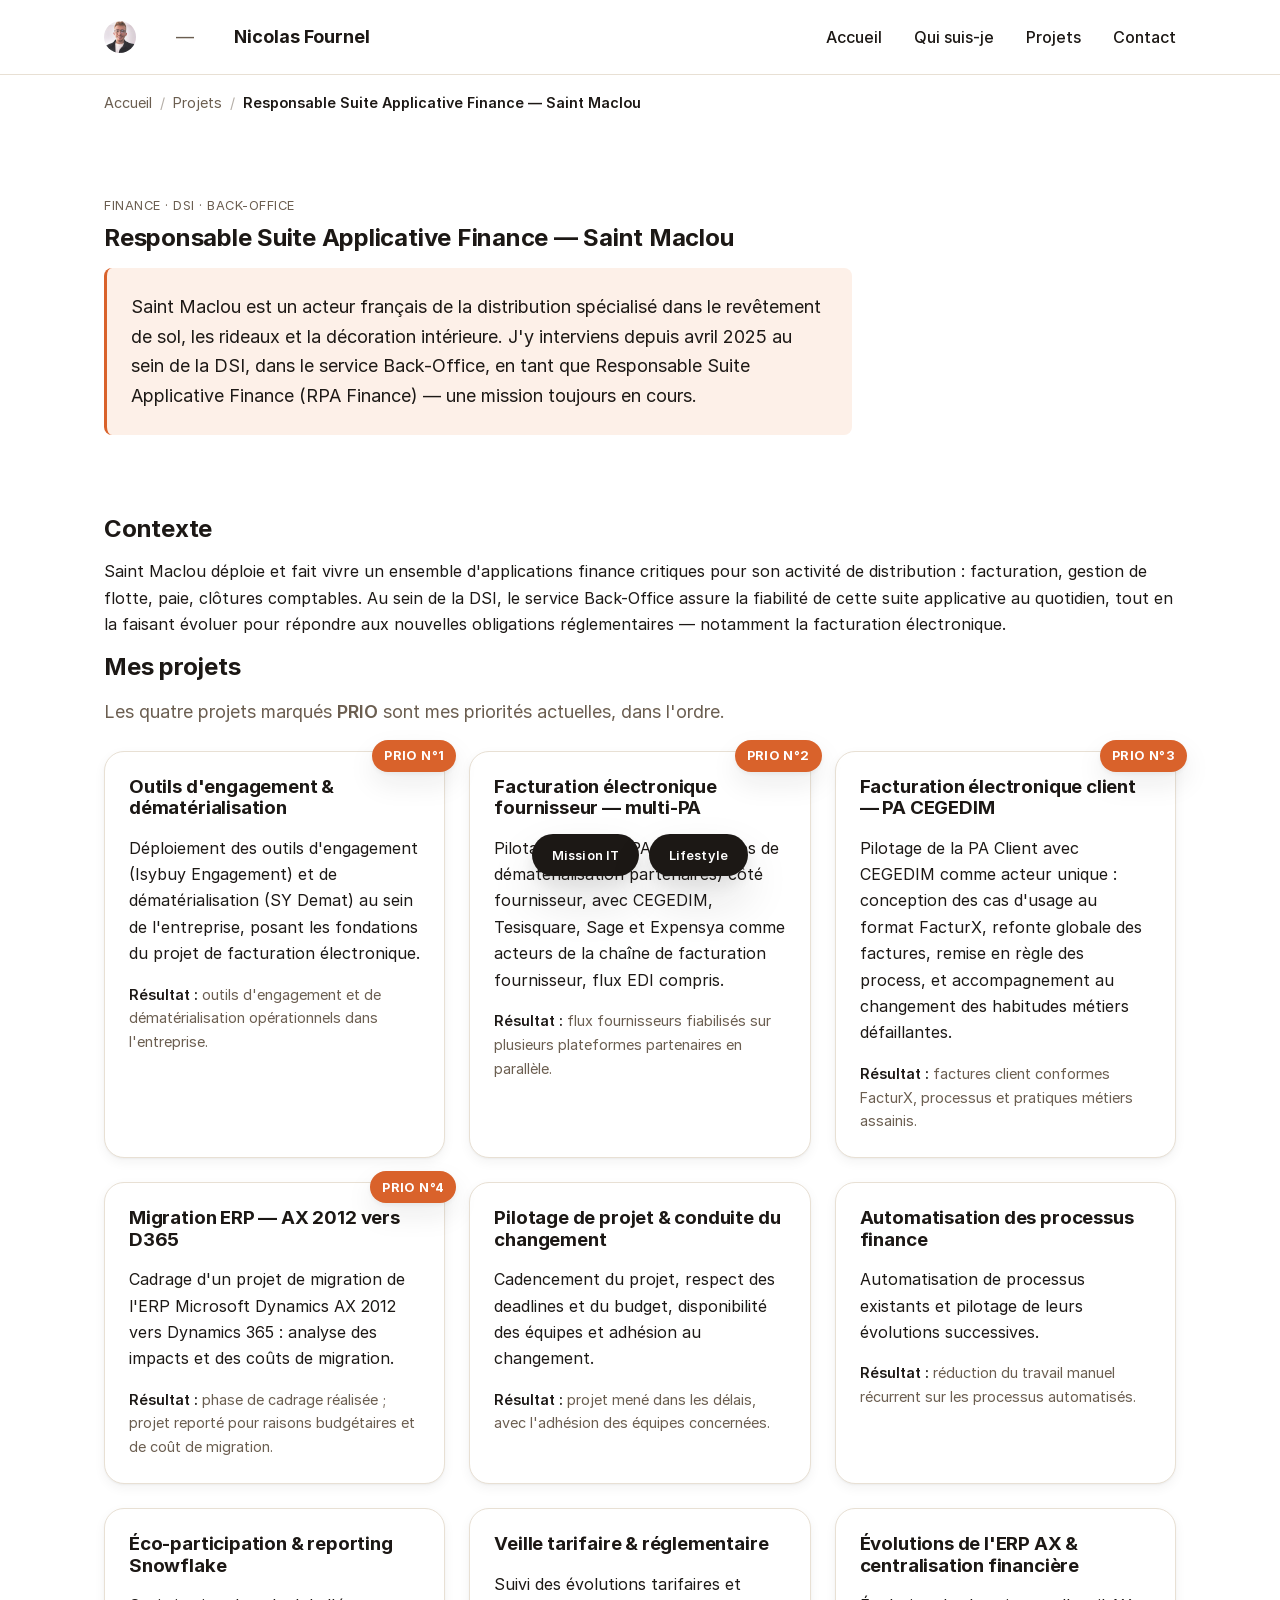
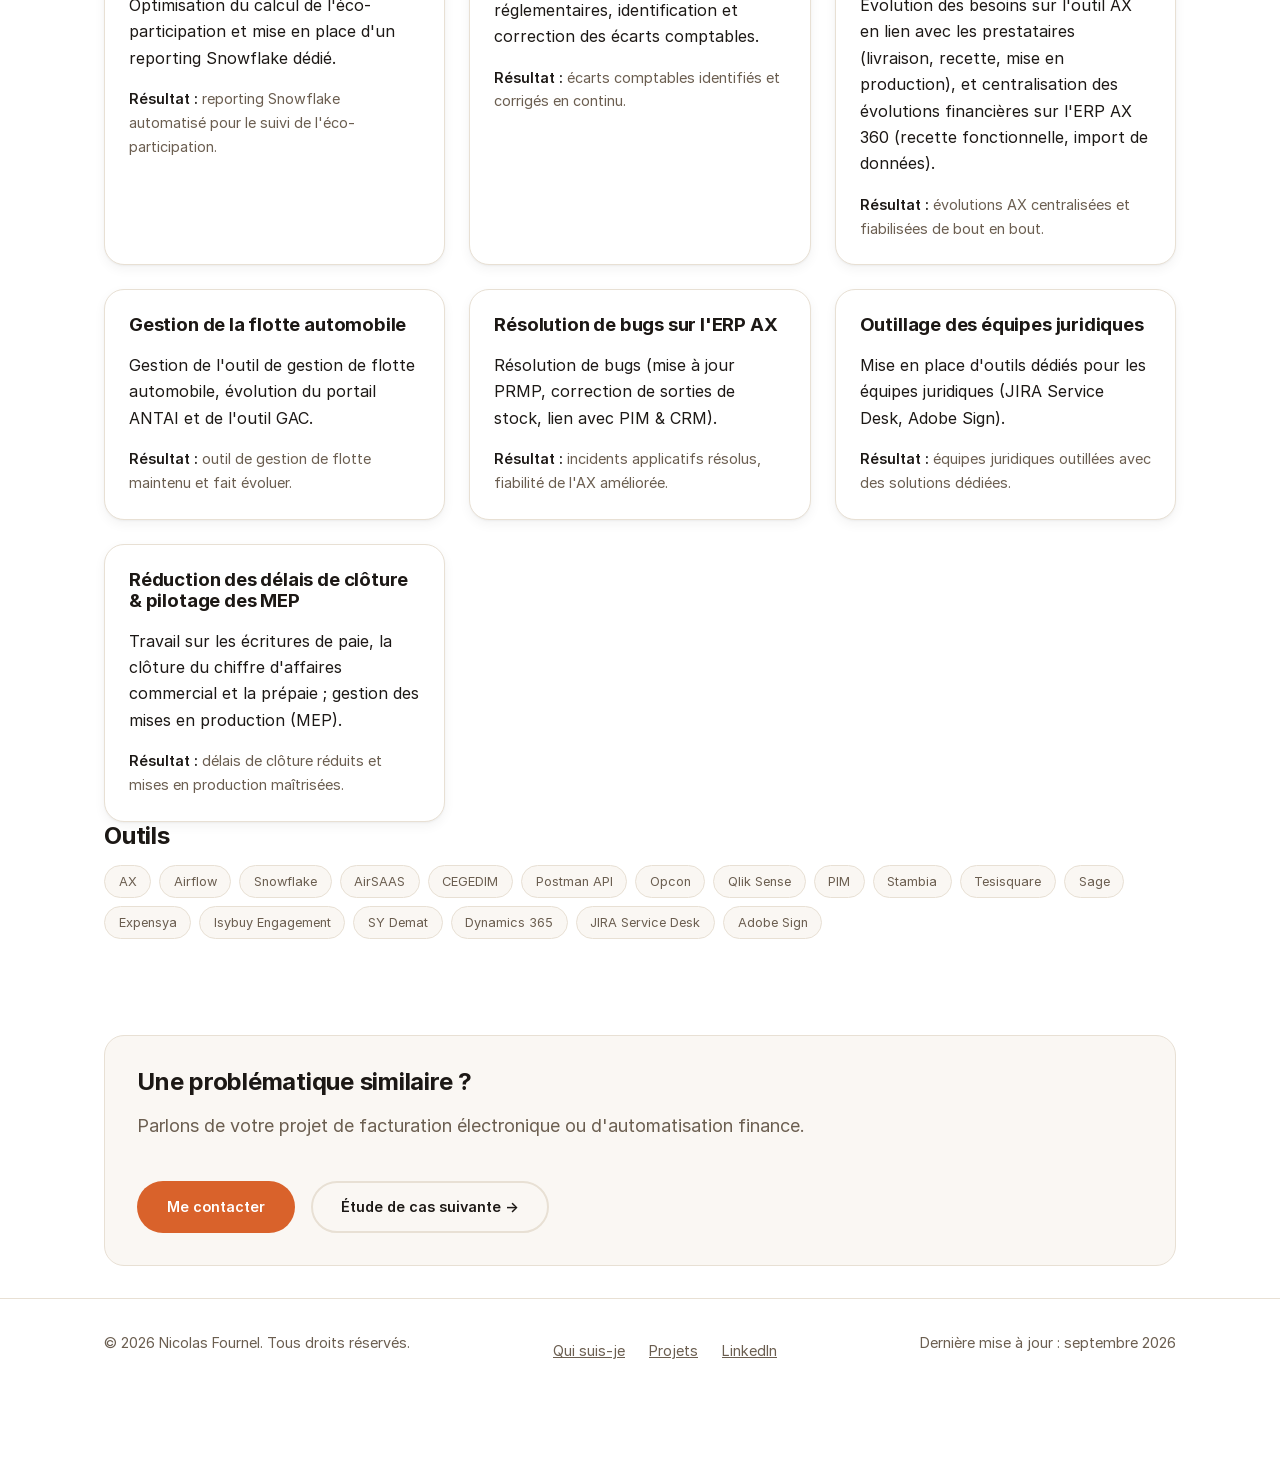
<file: projets/e-invoicing-saint-maclou/index.html>
<!DOCTYPE html>
<html lang="fr">
<head>
  <meta charset="UTF-8">
  <meta name="viewport" content="width=device-width, initial-scale=1.0">

  <meta http-equiv="Content-Security-Policy" content="
    default-src 'self';
    script-src 'self';
    style-src 'self';
    img-src 'self' data:;
    font-src 'self';
    connect-src 'self';
    form-action 'self';
    base-uri 'self';
    frame-ancestors 'none';
    object-src 'none';
    upgrade-insecure-requests;
  ">
  <meta http-equiv="X-Content-Type-Options" content="nosniff">
  <meta name="referrer" content="strict-origin-when-cross-origin">

  <title>Responsable Suite Applicative Finance chez Saint Maclou — Étude de cas | Nicolas Fournel</title>
  <meta name="description" content="Mission de Nicolas Fournel chez Saint Maclou : Responsable Suite Applicative Finance au sein de la DSI, service Back-Office — facturation électronique, production finance, clôtures.">
  <link rel="canonical" href="https://nyco6030.github.io/projetPerso/projets/e-invoicing-saint-maclou/">

  <meta property="og:type" content="article">
  <meta property="og:title" content="Responsable Suite Applicative Finance chez Saint Maclou — Étude de cas">
  <meta property="og:description" content="Mission au sein de la DSI, service Back-Office : facturation électronique, production finance, clôtures.">
  <meta property="og:url" content="https://nyco6030.github.io/projetPerso/projets/e-invoicing-saint-maclou/">

  <link rel="stylesheet" href="../../styles.css">
  <link rel="icon" href="data:image/svg+xml,%3Csvg xmlns='http://www.w3.org/2000/svg' viewBox='0 0 64 64'%3E%3Crect width='64' height='64' rx='14' fill='%231c1815'/%3E%3Ctext x='32' y='43' font-family='Arial,Helvetica,sans-serif' font-size='27' font-weight='700' fill='%23d9622b' text-anchor='middle'%3ENF%3C/text%3E%3C/svg%3E">

  <script type="application/ld+json">
  {
    "@context": "https://schema.org",
    "@graph": [
      {
        "@type": "BreadcrumbList",
        "itemListElement": [
          { "@type": "ListItem", "position": 1, "name": "Accueil", "item": "https://nyco6030.github.io/projetPerso/" },
          { "@type": "ListItem", "position": 2, "name": "Projets", "item": "https://nyco6030.github.io/projetPerso/projets/" },
          { "@type": "ListItem", "position": 3, "name": "Responsable Suite Applicative Finance — Saint Maclou", "item": "https://nyco6030.github.io/projetPerso/projets/e-invoicing-saint-maclou/" }
        ]
      },
      {
        "@type": "CreativeWork",
        "headline": "Responsable Suite Applicative Finance — Saint Maclou",
        "description": "Mission au sein de la DSI de Saint Maclou, service Back-Office : facturation électronique, production finance, clôtures.",
        "about": "Facturation électronique et fiabilisation de la production finance",
        "author": { "@type": "Person", "name": "Nicolas Fournel" },
        "dateModified": "2026-09"
      }
    ]
  }
  </script>
</head>
<body>

  <a class="skip-link" href="#contenu-principal">Aller au contenu principal</a>

  <header class="site-header">
    <nav class="nav" aria-label="Navigation principale">
      <a class="nav__brand" href="../../">
        <img class="nav__avatar" src="../../assets/photo.jpg" alt="" width="32" height="32">
        <span class="nav__brand-sep" aria-hidden="true">—</span>
        Nicolas Fournel
      </a>

      <button
        class="nav__toggle"
        id="navToggle"
        type="button"
        aria-expanded="false"
        aria-controls="navMenu"
        aria-label="Ouvrir le menu de navigation"
      >
        <span class="nav__toggle-bar" aria-hidden="true"></span>
        <span class="nav__toggle-bar" aria-hidden="true"></span>
        <span class="nav__toggle-bar" aria-hidden="true"></span>
      </button>

      <ul class="nav__menu" id="navMenu">
        <li><a href="../../">Accueil</a></li>
        <li><a href="../../parcours/">Qui suis-je</a></li>
        <li><a href="../">Projets</a></li>
        <li><a href="../../#contact" class="nav__cta">Contact</a></li>
      </ul>
    </nav>
  </header>

  <main id="contenu-principal">
    <div class="container">
      <nav class="breadcrumb" aria-label="Fil d'Ariane">
        <a href="../../">Accueil</a>
        <span class="breadcrumb__sep" aria-hidden="true">/</span>
        <a href="../">Projets</a>
        <span class="breadcrumb__sep" aria-hidden="true">/</span>
        <span aria-current="page">Responsable Suite Applicative Finance — Saint Maclou</span>
      </nav>
    </div>

    <section class="case-hero">
      <div class="container">
        <p class="card__meta">Finance · DSI · Back-Office</p>
        <h1>Responsable Suite Applicative Finance — Saint Maclou</h1>
        <p class="case-summary">
          Saint Maclou est un acteur français de la distribution spécialisé dans le
          revêtement de sol, les rideaux et la décoration intérieure. J'y interviens depuis
          avril 2025 au sein de la DSI, dans le service Back-Office, en tant que Responsable
          Suite Applicative Finance (RPA Finance) — une mission toujours en cours.
        </p>
      </div>
    </section>

    <section class="section section--tight">
      <div class="container">
        <h2>Contexte</h2>
        <p>Saint Maclou déploie et fait vivre un ensemble d'applications finance critiques
        pour son activité de distribution : facturation, gestion de flotte, paie, clôtures
        comptables. Au sein de la DSI, le service Back-Office assure la fiabilité de cette
        suite applicative au quotidien, tout en la faisant évoluer pour répondre aux
        nouvelles obligations réglementaires — notamment la facturation électronique.</p>

        <h2>Mes projets</h2>
        <p class="lead">Les quatre projets marqués <strong>PRIO</strong> sont mes priorités actuelles, dans l'ordre.</p>
        <ul class="cards-grid">
          <li class="card">
            <span class="card__prio-badge">PRIO N°1</span>
            <h3>Outils d'engagement &amp; dématérialisation</h3>
            <p>Déploiement des outils d'engagement (Isybuy Engagement) et de
            dématérialisation (SY Demat) au sein de l'entreprise, posant les fondations du
            projet de facturation électronique.</p>
            <p class="card__result"><strong>Résultat :</strong> outils d'engagement et de
            dématérialisation opérationnels dans l'entreprise.</p>
          </li>
          <li class="card">
            <span class="card__prio-badge">PRIO N°2</span>
            <h3>Facturation électronique fournisseur — multi-PA</h3>
            <p>Pilotage du multi-PA (plateformes de dématérialisation partenaires) côté
            fournisseur, avec CEGEDIM, Tesisquare, Sage et Expensya comme acteurs de la
            chaîne de facturation fournisseur, flux EDI compris.</p>
            <p class="card__result"><strong>Résultat :</strong> flux fournisseurs fiabilisés
            sur plusieurs plateformes partenaires en parallèle.</p>
          </li>
          <li class="card">
            <span class="card__prio-badge">PRIO N°3</span>
            <h3>Facturation électronique client — PA CEGEDIM</h3>
            <p>Pilotage de la PA Client avec CEGEDIM comme acteur unique : conception des cas
            d'usage au format FacturX, refonte globale des factures, remise en règle des
            process, et accompagnement au changement des habitudes métiers défaillantes.</p>
            <p class="card__result"><strong>Résultat :</strong> factures client conformes
            FacturX, processus et pratiques métiers assainis.</p>
          </li>
          <li class="card">
            <span class="card__prio-badge">PRIO N°4</span>
            <h3>Migration ERP — AX 2012 vers D365</h3>
            <p>Cadrage d'un projet de migration de l'ERP Microsoft Dynamics AX 2012 vers
            Dynamics 365 : analyse des impacts et des coûts de migration.</p>
            <p class="card__result"><strong>Résultat :</strong> phase de cadrage réalisée ;
            projet reporté pour raisons budgétaires et de coût de migration.</p>
          </li>
          <li class="card">
            <h3>Pilotage de projet &amp; conduite du changement</h3>
            <p>Cadencement du projet, respect des deadlines et du budget, disponibilité des
            équipes et adhésion au changement.</p>
            <p class="card__result"><strong>Résultat :</strong> projet mené dans les délais,
            avec l'adhésion des équipes concernées.</p>
          </li>
          <li class="card">
            <h3>Automatisation des processus finance</h3>
            <p>Automatisation de processus existants et pilotage de leurs évolutions
            successives.</p>
            <p class="card__result"><strong>Résultat :</strong> réduction du travail manuel
            récurrent sur les processus automatisés.</p>
          </li>
          <li class="card">
            <h3>Éco-participation &amp; reporting Snowflake</h3>
            <p>Optimisation du calcul de l'éco-participation et mise en place d'un reporting
            Snowflake dédié.</p>
            <p class="card__result"><strong>Résultat :</strong> reporting Snowflake
            automatisé pour le suivi de l'éco-participation.</p>
          </li>
          <li class="card">
            <h3>Veille tarifaire &amp; réglementaire</h3>
            <p>Suivi des évolutions tarifaires et réglementaires, identification et
            correction des écarts comptables.</p>
            <p class="card__result"><strong>Résultat :</strong> écarts comptables identifiés
            et corrigés en continu.</p>
          </li>
          <li class="card">
            <h3>Évolutions de l'ERP AX &amp; centralisation financière</h3>
            <p>Évolution des besoins sur l'outil AX en lien avec les prestataires (livraison,
            recette, mise en production), et centralisation des évolutions financières sur
            l'ERP AX 360 (recette fonctionnelle, import de données).</p>
            <p class="card__result"><strong>Résultat :</strong> évolutions AX centralisées et
            fiabilisées de bout en bout.</p>
          </li>
          <li class="card">
            <h3>Gestion de la flotte automobile</h3>
            <p>Gestion de l'outil de gestion de flotte automobile, évolution du portail ANTAI
            et de l'outil GAC.</p>
            <p class="card__result"><strong>Résultat :</strong> outil de gestion de flotte
            maintenu et fait évoluer.</p>
          </li>
          <li class="card">
            <h3>Résolution de bugs sur l'ERP AX</h3>
            <p>Résolution de bugs (mise à jour PRMP, correction de sorties de stock, lien
            avec PIM &amp; CRM).</p>
            <p class="card__result"><strong>Résultat :</strong> incidents applicatifs
            résolus, fiabilité de l'AX améliorée.</p>
          </li>
          <li class="card">
            <h3>Outillage des équipes juridiques</h3>
            <p>Mise en place d'outils dédiés pour les équipes juridiques (JIRA Service Desk,
            Adobe Sign).</p>
            <p class="card__result"><strong>Résultat :</strong> équipes juridiques outillées
            avec des solutions dédiées.</p>
          </li>
          <li class="card">
            <h3>Réduction des délais de clôture &amp; pilotage des MEP</h3>
            <p>Travail sur les écritures de paie, la clôture du chiffre d'affaires commercial
            et la prépaie ; gestion des mises en production (MEP).</p>
            <p class="card__result"><strong>Résultat :</strong> délais de clôture réduits et
            mises en production maîtrisées.</p>
          </li>
        </ul>

        <h2>Outils</h2>
        <ul class="tag-list">
          <li class="tag">AX</li>
          <li class="tag">Airflow</li>
          <li class="tag">Snowflake</li>
          <li class="tag">AirSAAS</li>
          <li class="tag">CEGEDIM</li>
          <li class="tag">Postman API</li>
          <li class="tag">Opcon</li>
          <li class="tag">Qlik Sense</li>
          <li class="tag">PIM</li>
          <li class="tag">Stambia</li>
          <li class="tag">Tesisquare</li>
          <li class="tag">Sage</li>
          <li class="tag">Expensya</li>
          <li class="tag">Isybuy Engagement</li>
          <li class="tag">SY Demat</li>
          <li class="tag">Dynamics 365</li>
          <li class="tag">JIRA Service Desk</li>
          <li class="tag">Adobe Sign</li>
        </ul>

        <div class="cta-band">
          <div>
            <h2 style="margin-bottom: 0;">Une problématique similaire ?</h2>
            <p style="margin-bottom: 0;" class="lead">Parlons de votre projet de facturation électronique ou d'automatisation finance.</p>
          </div>
          <div class="cta-band__actions">
            <a class="btn btn--primary" href="../../#contact">Me contacter</a>
            <a class="btn btn--ghost" href="../lockers-mondial-relay/">Étude de cas suivante →</a>
          </div>
        </div>
      </div>
    </section>
  </main>

  <footer class="site-footer">
    <div class="container">
      <p>&copy; <span id="year"></span> Nicolas Fournel. Tous droits réservés.</p>
      <div class="site-footer__links">
        <a href="../../parcours/">Qui suis-je</a>
        <a href="../">Projets</a>
        <a href="https://www.linkedin.com/in/nicolas-fournel-12nf/" target="_blank" rel="noopener noreferrer">LinkedIn</a>
      </div>
      <p>Dernière mise à jour : septembre 2026</p>
    </div>
  </footer>

  <div class="floating-badges">
    <a class="floating-badge" href="../">Mission IT</a>
    <a class="floating-badge" href="../../lifestyle/">Lifestyle</a>
  </div>

  <script src="../../app.js"></script>
</body>
</html>
</file>
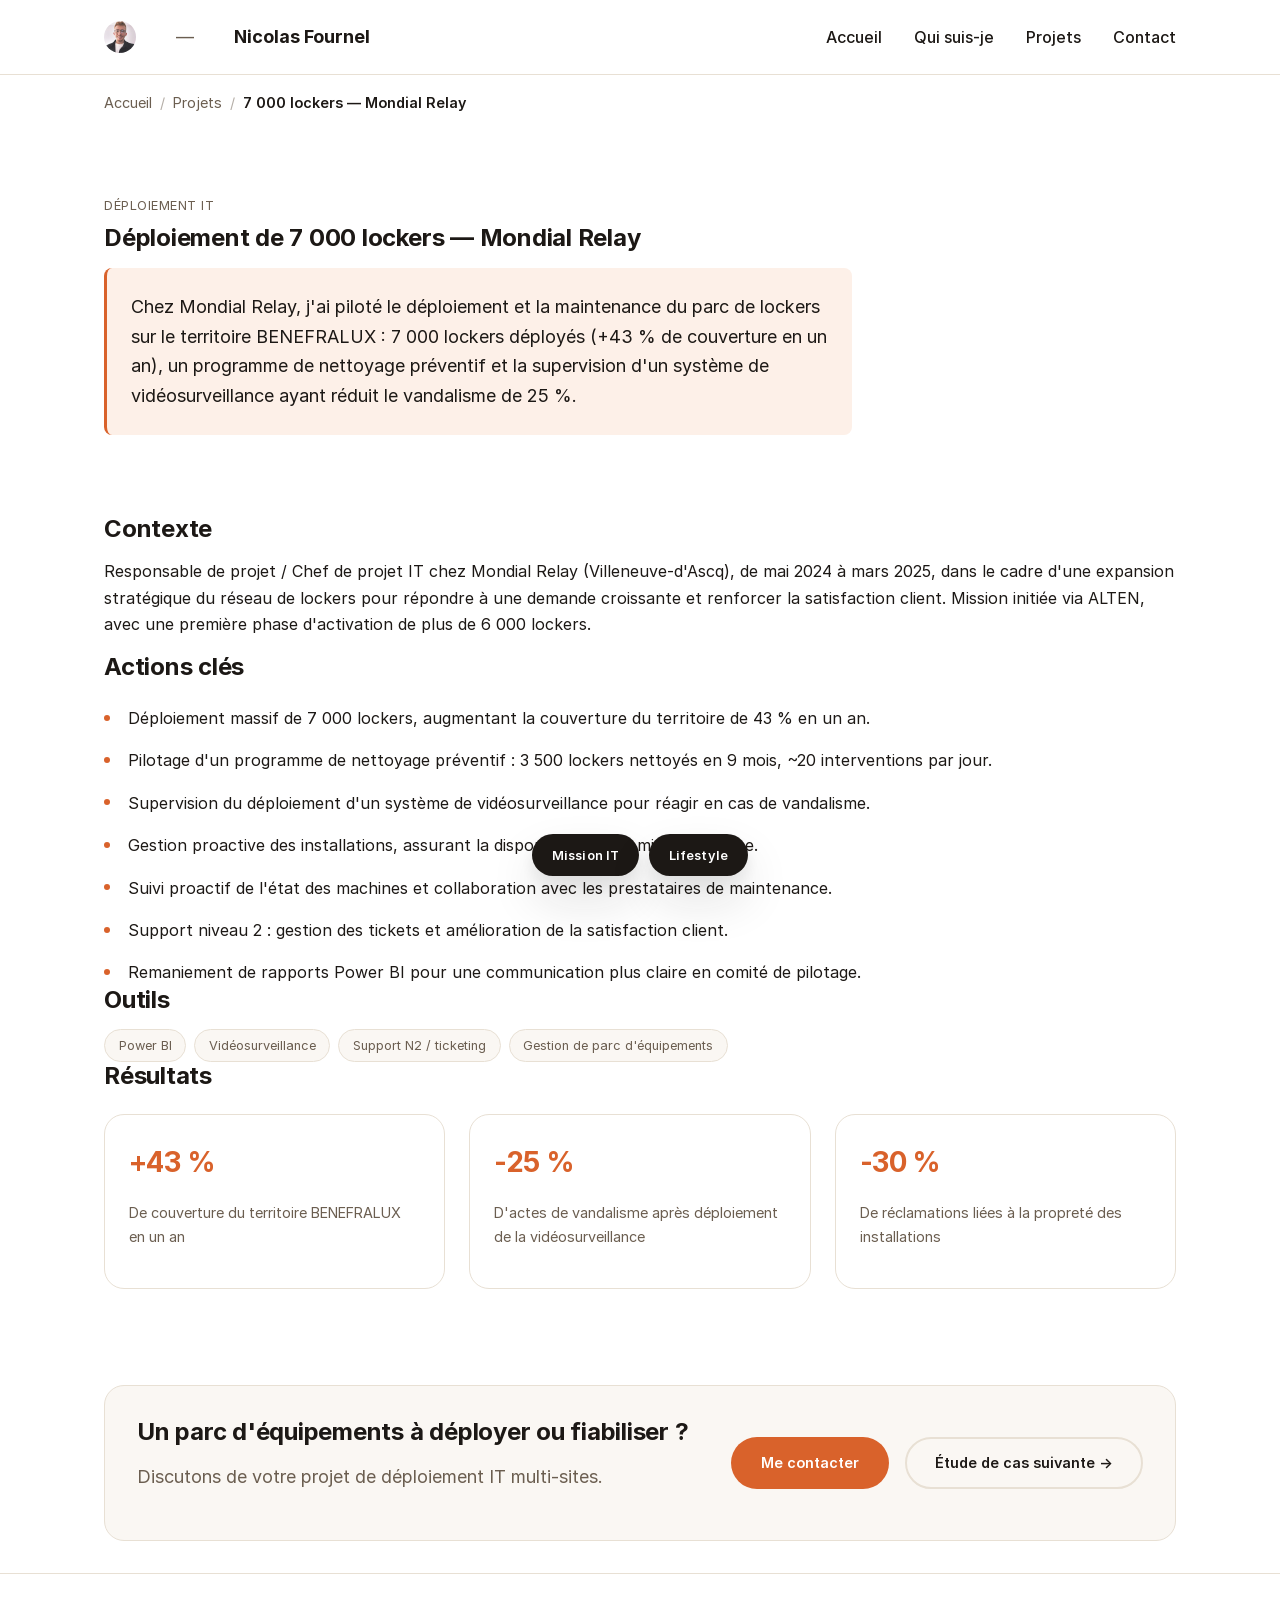
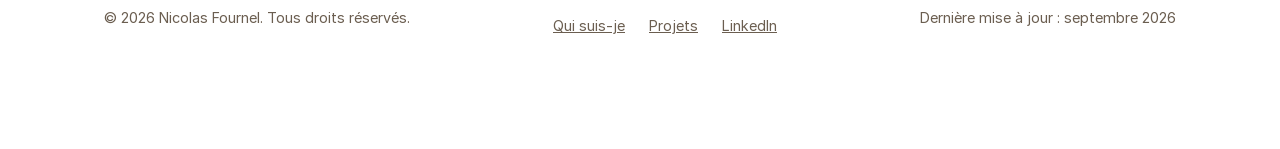
<file: projets/lockers-mondial-relay/index.html>
<!DOCTYPE html>
<html lang="fr">
<head>
  <meta charset="UTF-8">
  <meta name="viewport" content="width=device-width, initial-scale=1.0">

  <meta http-equiv="Content-Security-Policy" content="
    default-src 'self';
    script-src 'self';
    style-src 'self';
    img-src 'self' data:;
    font-src 'self';
    connect-src 'self';
    form-action 'self';
    base-uri 'self';
    frame-ancestors 'none';
    object-src 'none';
    upgrade-insecure-requests;
  ">
  <meta http-equiv="X-Content-Type-Options" content="nosniff">
  <meta name="referrer" content="strict-origin-when-cross-origin">

  <title>7 000 lockers déployés chez Mondial Relay — Étude de cas | Nicolas Fournel</title>
  <meta name="description" content="Déploiement et maintenance de 7 000 lockers sur le territoire BENEFRALUX chez Mondial Relay, piloté par Nicolas Fournel : +43% de couverture, -25% de vandalisme.">
  <link rel="canonical" href="https://nyco6030.github.io/projetPerso/projets/lockers-mondial-relay/">

  <meta property="og:type" content="article">
  <meta property="og:title" content="7 000 lockers déployés chez Mondial Relay — Étude de cas">
  <meta property="og:description" content="Déploiement et maintenance du parc de lockers sur le territoire BENEFRALUX : +43% de couverture, -25% de vandalisme.">
  <meta property="og:url" content="https://nyco6030.github.io/projetPerso/projets/lockers-mondial-relay/">

  <link rel="stylesheet" href="../../styles.css">
  <link rel="icon" href="data:image/svg+xml,%3Csvg xmlns='http://www.w3.org/2000/svg' viewBox='0 0 64 64'%3E%3Crect width='64' height='64' rx='14' fill='%231c1815'/%3E%3Ctext x='32' y='43' font-family='Arial,Helvetica,sans-serif' font-size='27' font-weight='700' fill='%23d9622b' text-anchor='middle'%3ENF%3C/text%3E%3C/svg%3E">

  <script type="application/ld+json">
  {
    "@context": "https://schema.org",
    "@graph": [
      {
        "@type": "BreadcrumbList",
        "itemListElement": [
          { "@type": "ListItem", "position": 1, "name": "Accueil", "item": "https://nyco6030.github.io/projetPerso/" },
          { "@type": "ListItem", "position": 2, "name": "Projets", "item": "https://nyco6030.github.io/projetPerso/projets/" },
          { "@type": "ListItem", "position": 3, "name": "7 000 lockers — Mondial Relay", "item": "https://nyco6030.github.io/projetPerso/projets/lockers-mondial-relay/" }
        ]
      },
      {
        "@type": "CreativeWork",
        "headline": "Déploiement de 7 000 lockers — Mondial Relay",
        "description": "Déploiement et maintenance du parc de lockers sur le territoire BENEFRALUX : +43% de couverture, -25% de vandalisme.",
        "about": "Déploiement IT et gestion de parc d'équipements",
        "author": { "@type": "Person", "name": "Nicolas Fournel" },
        "dateModified": "2026-09"
      }
    ]
  }
  </script>
</head>
<body>

  <a class="skip-link" href="#contenu-principal">Aller au contenu principal</a>

  <header class="site-header">
    <nav class="nav" aria-label="Navigation principale">
      <a class="nav__brand" href="../../">
        <img class="nav__avatar" src="../../assets/photo.jpg" alt="" width="32" height="32">
        <span class="nav__brand-sep" aria-hidden="true">—</span>
        Nicolas Fournel
      </a>

      <button
        class="nav__toggle"
        id="navToggle"
        type="button"
        aria-expanded="false"
        aria-controls="navMenu"
        aria-label="Ouvrir le menu de navigation"
      >
        <span class="nav__toggle-bar" aria-hidden="true"></span>
        <span class="nav__toggle-bar" aria-hidden="true"></span>
        <span class="nav__toggle-bar" aria-hidden="true"></span>
      </button>

      <ul class="nav__menu" id="navMenu">
        <li><a href="../../">Accueil</a></li>
        <li><a href="../../parcours/">Qui suis-je</a></li>
        <li><a href="../">Projets</a></li>
        <li><a href="../../#contact" class="nav__cta">Contact</a></li>
      </ul>
    </nav>
  </header>

  <main id="contenu-principal">
    <div class="container">
      <nav class="breadcrumb" aria-label="Fil d'Ariane">
        <a href="../../">Accueil</a>
        <span class="breadcrumb__sep" aria-hidden="true">/</span>
        <a href="../">Projets</a>
        <span class="breadcrumb__sep" aria-hidden="true">/</span>
        <span aria-current="page">7 000 lockers — Mondial Relay</span>
      </nav>
    </div>

    <section class="case-hero">
      <div class="container">
        <p class="card__meta">Déploiement IT</p>
        <h1>Déploiement de 7 000 lockers — Mondial Relay</h1>
        <p class="case-summary">
          Chez Mondial Relay, j'ai piloté le déploiement et la maintenance du parc de lockers
          sur le territoire BENEFRALUX : 7 000 lockers déployés (+43 % de couverture en un an),
          un programme de nettoyage préventif et la supervision d'un système de
          vidéosurveillance ayant réduit le vandalisme de 25 %.
        </p>
      </div>
    </section>

    <section class="section section--tight">
      <div class="container">
        <h2>Contexte</h2>
        <p>Responsable de projet / Chef de projet IT chez Mondial Relay (Villeneuve-d'Ascq),
        de mai 2024 à mars 2025, dans le cadre d'une expansion stratégique du réseau de lockers
        pour répondre à une demande croissante et renforcer la satisfaction client. Mission
        initiée via ALTEN, avec une première phase d'activation de plus de 6 000 lockers.</p>

        <h2>Actions clés</h2>
        <ul class="action-list">
          <li>Déploiement massif de 7 000 lockers, augmentant la couverture du territoire de 43 % en un an.</li>
          <li>Pilotage d'un programme de nettoyage préventif : 3 500 lockers nettoyés en 9 mois, ~20 interventions par jour.</li>
          <li>Supervision du déploiement d'un système de vidéosurveillance pour réagir en cas de vandalisme.</li>
          <li>Gestion proactive des installations, assurant la disponibilité dès la mise en service.</li>
          <li>Suivi proactif de l'état des machines et collaboration avec les prestataires de maintenance.</li>
          <li>Support niveau 2 : gestion des tickets et amélioration de la satisfaction client.</li>
          <li>Remaniement de rapports Power BI pour une communication plus claire en comité de pilotage.</li>
        </ul>

        <h2>Outils</h2>
        <ul class="tag-list">
          <li class="tag">Power BI</li>
          <li class="tag">Vidéosurveillance</li>
          <li class="tag">Support N2 / ticketing</li>
          <li class="tag">Gestion de parc d'équipements</li>
        </ul>

        <h2>Résultats</h2>
        <div class="result-grid">
          <div class="result-card">
            <p class="result-card__value">+43 %</p>
            <p class="result-card__label">De couverture du territoire BENEFRALUX en un an</p>
          </div>
          <div class="result-card">
            <p class="result-card__value">-25 %</p>
            <p class="result-card__label">D'actes de vandalisme après déploiement de la vidéosurveillance</p>
          </div>
          <div class="result-card">
            <p class="result-card__value">-30 %</p>
            <p class="result-card__label">De réclamations liées à la propreté des installations</p>
          </div>
        </div>

        <div class="cta-band">
          <div>
            <h2 style="margin-bottom: 0;">Un parc d'équipements à déployer ou fiabiliser ?</h2>
            <p style="margin-bottom: 0;" class="lead">Discutons de votre projet de déploiement IT multi-sites.</p>
          </div>
          <div class="cta-band__actions">
            <a class="btn btn--primary" href="../../#contact">Me contacter</a>
            <a class="btn btn--ghost" href="../crm-erp-mipihsib/">Étude de cas suivante →</a>
          </div>
        </div>
      </div>
    </section>
  </main>

  <footer class="site-footer">
    <div class="container">
      <p>&copy; <span id="year"></span> Nicolas Fournel. Tous droits réservés.</p>
      <div class="site-footer__links">
        <a href="../../parcours/">Qui suis-je</a>
        <a href="../">Projets</a>
        <a href="https://www.linkedin.com/in/nicolas-fournel-12nf/" target="_blank" rel="noopener noreferrer">LinkedIn</a>
      </div>
      <p>Dernière mise à jour : septembre 2026</p>
    </div>
  </footer>

  <div class="floating-badges">
    <a class="floating-badge" href="../">Mission IT</a>
    <a class="floating-badge" href="../../lifestyle/">Lifestyle</a>
  </div>

  <script src="../../app.js"></script>
</body>
</html>
</file>
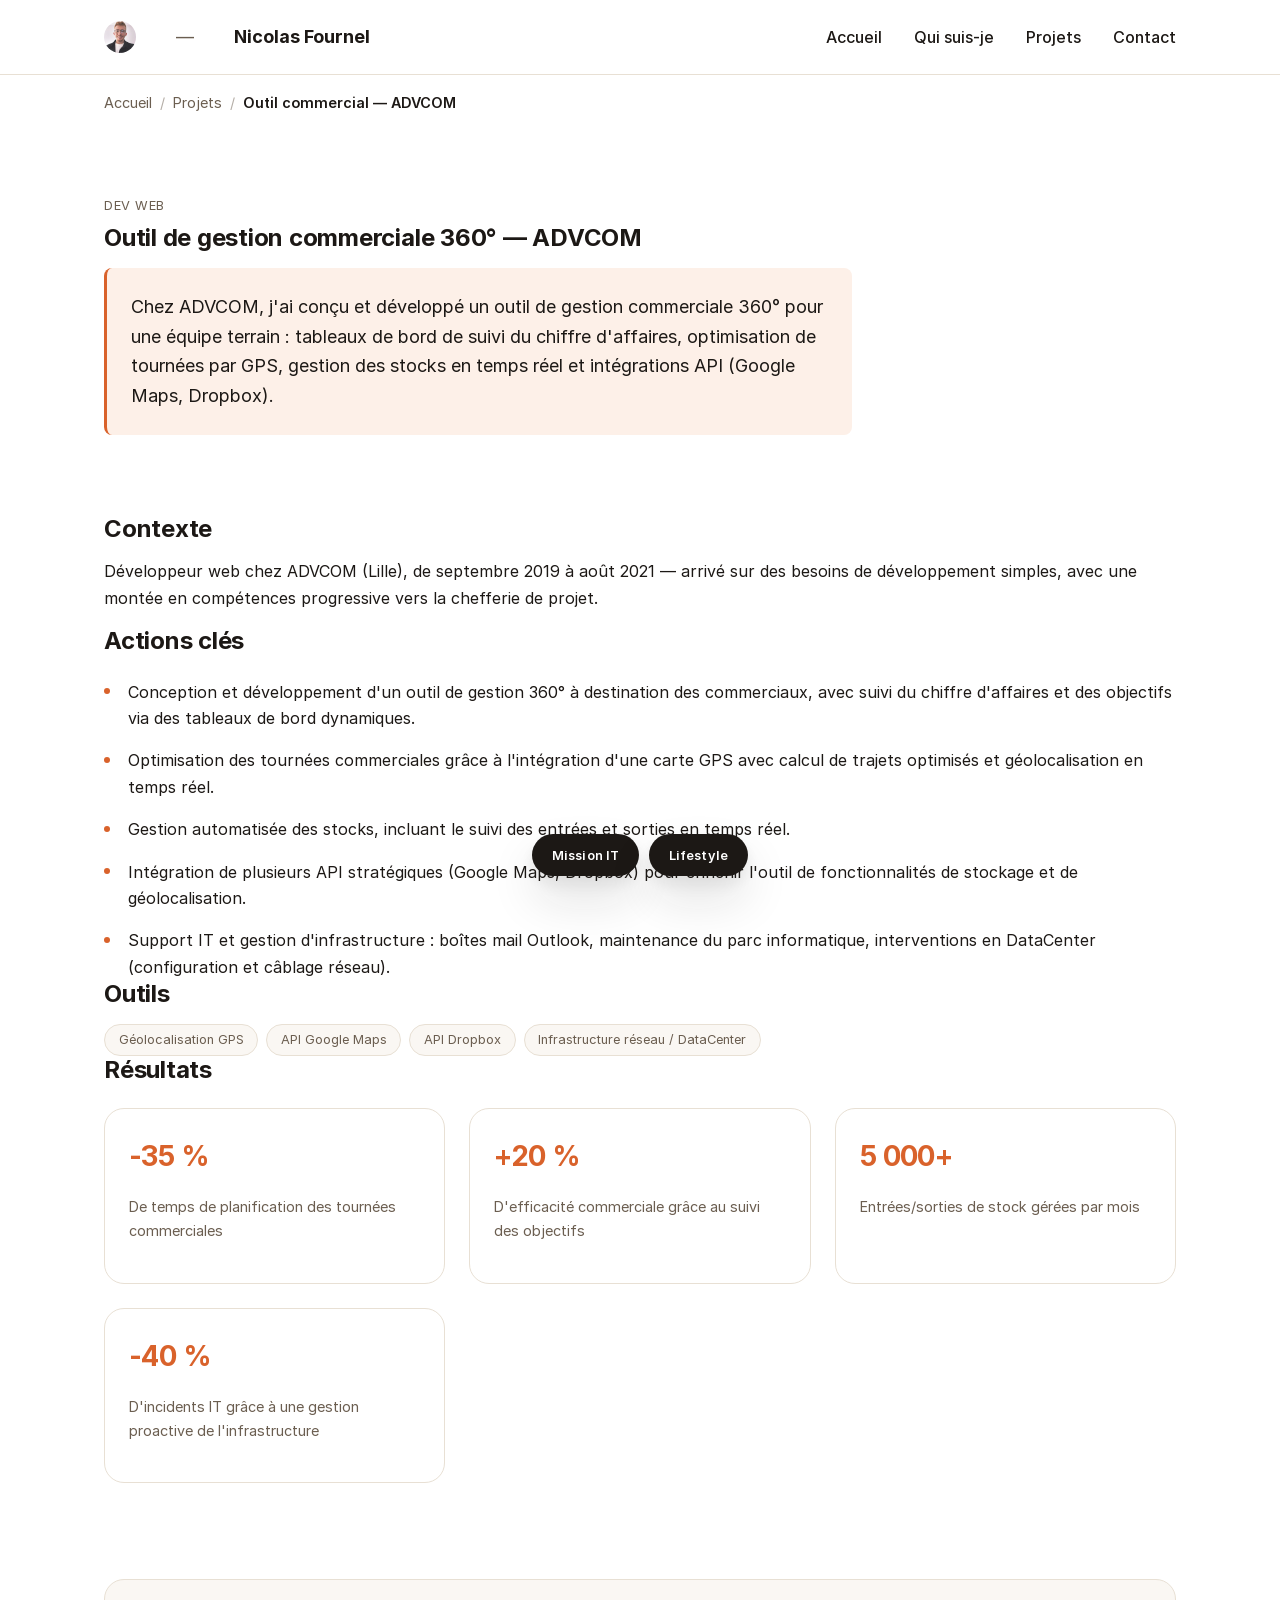
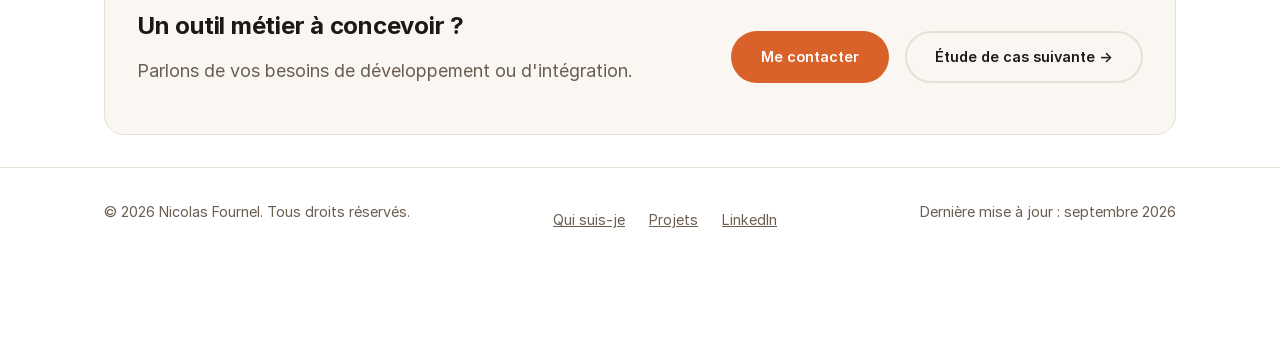
<file: projets/outil-commercial-advcom/index.html>
<!DOCTYPE html>
<html lang="fr">
<head>
  <meta charset="UTF-8">
  <meta name="viewport" content="width=device-width, initial-scale=1.0">

  <meta http-equiv="Content-Security-Policy" content="
    default-src 'self';
    script-src 'self';
    style-src 'self';
    img-src 'self' data:;
    font-src 'self';
    connect-src 'self';
    form-action 'self';
    base-uri 'self';
    frame-ancestors 'none';
    object-src 'none';
    upgrade-insecure-requests;
  ">
  <meta http-equiv="X-Content-Type-Options" content="nosniff">
  <meta name="referrer" content="strict-origin-when-cross-origin">

  <title>Outil de gestion commerciale 360° — ADVCOM — Étude de cas | Nicolas Fournel</title>
  <meta name="description" content="Conception d'un outil de gestion commerciale 360° (tableaux de bord, GPS, API) chez ADVCOM, par Nicolas Fournel : -35% de temps de planification, +20% d'efficacité.">
  <link rel="canonical" href="https://nyco6030.github.io/projetPerso/projets/outil-commercial-advcom/">

  <meta property="og:type" content="article">
  <meta property="og:title" content="Outil de gestion commerciale 360° — ADVCOM">
  <meta property="og:description" content="Tableaux de bord, optimisation de tournées GPS, intégrations API : -35% de temps de planification, +20% d'efficacité commerciale.">
  <meta property="og:url" content="https://nyco6030.github.io/projetPerso/projets/outil-commercial-advcom/">

  <link rel="stylesheet" href="../../styles.css">
  <link rel="icon" href="data:image/svg+xml,%3Csvg xmlns='http://www.w3.org/2000/svg' viewBox='0 0 64 64'%3E%3Crect width='64' height='64' rx='14' fill='%231c1815'/%3E%3Ctext x='32' y='43' font-family='Arial,Helvetica,sans-serif' font-size='27' font-weight='700' fill='%23d9622b' text-anchor='middle'%3ENF%3C/text%3E%3C/svg%3E">

  <script type="application/ld+json">
  {
    "@context": "https://schema.org",
    "@graph": [
      {
        "@type": "BreadcrumbList",
        "itemListElement": [
          { "@type": "ListItem", "position": 1, "name": "Accueil", "item": "https://nyco6030.github.io/projetPerso/" },
          { "@type": "ListItem", "position": 2, "name": "Projets", "item": "https://nyco6030.github.io/projetPerso/projets/" },
          { "@type": "ListItem", "position": 3, "name": "Outil commercial — ADVCOM", "item": "https://nyco6030.github.io/projetPerso/projets/outil-commercial-advcom/" }
        ]
      },
      {
        "@type": "CreativeWork",
        "headline": "Outil de gestion commerciale 360° — ADVCOM",
        "description": "Conception d'un outil de gestion commerciale : tableaux de bord, GPS, gestion de stock, intégrations API.",
        "about": "Développement web et outillage commercial",
        "author": { "@type": "Person", "name": "Nicolas Fournel" },
        "dateModified": "2026-09"
      }
    ]
  }
  </script>
</head>
<body>

  <a class="skip-link" href="#contenu-principal">Aller au contenu principal</a>

  <header class="site-header">
    <nav class="nav" aria-label="Navigation principale">
      <a class="nav__brand" href="../../">
        <img class="nav__avatar" src="../../assets/photo.jpg" alt="" width="32" height="32">
        <span class="nav__brand-sep" aria-hidden="true">—</span>
        Nicolas Fournel
      </a>

      <button
        class="nav__toggle"
        id="navToggle"
        type="button"
        aria-expanded="false"
        aria-controls="navMenu"
        aria-label="Ouvrir le menu de navigation"
      >
        <span class="nav__toggle-bar" aria-hidden="true"></span>
        <span class="nav__toggle-bar" aria-hidden="true"></span>
        <span class="nav__toggle-bar" aria-hidden="true"></span>
      </button>

      <ul class="nav__menu" id="navMenu">
        <li><a href="../../">Accueil</a></li>
        <li><a href="../../parcours/">Qui suis-je</a></li>
        <li><a href="../">Projets</a></li>
        <li><a href="../../#contact" class="nav__cta">Contact</a></li>
      </ul>
    </nav>
  </header>

  <main id="contenu-principal">
    <div class="container">
      <nav class="breadcrumb" aria-label="Fil d'Ariane">
        <a href="../../">Accueil</a>
        <span class="breadcrumb__sep" aria-hidden="true">/</span>
        <a href="../">Projets</a>
        <span class="breadcrumb__sep" aria-hidden="true">/</span>
        <span aria-current="page">Outil commercial — ADVCOM</span>
      </nav>
    </div>

    <section class="case-hero">
      <div class="container">
        <p class="card__meta">Dev web</p>
        <h1>Outil de gestion commerciale 360° — ADVCOM</h1>
        <p class="case-summary">
          Chez ADVCOM, j'ai conçu et développé un outil de gestion commerciale 360° pour une
          équipe terrain : tableaux de bord de suivi du chiffre d'affaires, optimisation de
          tournées par GPS, gestion des stocks en temps réel et intégrations API (Google Maps,
          Dropbox).
        </p>
      </div>
    </section>

    <section class="section section--tight">
      <div class="container">
        <h2>Contexte</h2>
        <p>Développeur web chez ADVCOM (Lille), de septembre 2019 à août 2021 — arrivé sur des
        besoins de développement simples, avec une montée en compétences progressive vers la
        chefferie de projet.</p>

        <h2>Actions clés</h2>
        <ul class="action-list">
          <li>Conception et développement d'un outil de gestion 360° à destination des commerciaux, avec suivi du chiffre d'affaires et des objectifs via des tableaux de bord dynamiques.</li>
          <li>Optimisation des tournées commerciales grâce à l'intégration d'une carte GPS avec calcul de trajets optimisés et géolocalisation en temps réel.</li>
          <li>Gestion automatisée des stocks, incluant le suivi des entrées et sorties en temps réel.</li>
          <li>Intégration de plusieurs API stratégiques (Google Maps, Dropbox) pour enrichir l'outil de fonctionnalités de stockage et de géolocalisation.</li>
          <li>Support IT et gestion d'infrastructure : boîtes mail Outlook, maintenance du parc informatique, interventions en DataCenter (configuration et câblage réseau).</li>
        </ul>

        <h2>Outils</h2>
        <ul class="tag-list">
          <li class="tag">Géolocalisation GPS</li>
          <li class="tag">API Google Maps</li>
          <li class="tag">API Dropbox</li>
          <li class="tag">Infrastructure réseau / DataCenter</li>
        </ul>

        <h2>Résultats</h2>
        <div class="result-grid">
          <div class="result-card">
            <p class="result-card__value">-35 %</p>
            <p class="result-card__label">De temps de planification des tournées commerciales</p>
          </div>
          <div class="result-card">
            <p class="result-card__value">+20 %</p>
            <p class="result-card__label">D'efficacité commerciale grâce au suivi des objectifs</p>
          </div>
          <div class="result-card">
            <p class="result-card__value">5 000+</p>
            <p class="result-card__label">Entrées/sorties de stock gérées par mois</p>
          </div>
          <div class="result-card">
            <p class="result-card__value">-40 %</p>
            <p class="result-card__label">D'incidents IT grâce à une gestion proactive de l'infrastructure</p>
          </div>
        </div>

        <div class="cta-band">
          <div>
            <h2 style="margin-bottom: 0;">Un outil métier à concevoir ?</h2>
            <p style="margin-bottom: 0;" class="lead">Parlons de vos besoins de développement ou d'intégration.</p>
          </div>
          <div class="cta-band__actions">
            <a class="btn btn--primary" href="../../#contact">Me contacter</a>
            <a class="btn btn--ghost" href="../e-invoicing-saint-maclou/">Étude de cas suivante →</a>
          </div>
        </div>
      </div>
    </section>
  </main>

  <footer class="site-footer">
    <div class="container">
      <p>&copy; <span id="year"></span> Nicolas Fournel. Tous droits réservés.</p>
      <div class="site-footer__links">
        <a href="../../parcours/">Qui suis-je</a>
        <a href="../">Projets</a>
        <a href="https://www.linkedin.com/in/nicolas-fournel-12nf/" target="_blank" rel="noopener noreferrer">LinkedIn</a>
      </div>
      <p>Dernière mise à jour : septembre 2026</p>
    </div>
  </footer>

  <div class="floating-badges">
    <a class="floating-badge" href="../">Mission IT</a>
    <a class="floating-badge" href="../../lifestyle/">Lifestyle</a>
  </div>

  <script src="../../app.js"></script>
</body>
</html>
</file>
<file: styles.css>
/* ==========================================================================
   Polices — Inter auto-hébergée (OFL), 4 graisses statiques.
   font-display: swap pour éviter tout texte invisible pendant le chargement.
   ========================================================================== */
@font-face {
  font-family: "Inter";
  src: url("assets/fonts/Inter-Regular.woff2") format("woff2");
  font-weight: 400;
  font-style: normal;
  font-display: swap;
}
@font-face {
  font-family: "Inter";
  src: url("assets/fonts/Inter-Medium.woff2") format("woff2");
  font-weight: 500;
  font-style: normal;
  font-display: swap;
}
@font-face {
  font-family: "Inter";
  src: url("assets/fonts/Inter-SemiBold.woff2") format("woff2");
  font-weight: 600;
  font-style: normal;
  font-display: swap;
}
@font-face {
  font-family: "Inter";
  src: url("assets/fonts/Inter-Bold.woff2") format("woff2");
  font-weight: 700;
  font-style: normal;
  font-display: swap;
}

/* ==========================================================================
   Design system — tokens à 3 niveaux.

   1) Primitifs   : valeurs brutes, jamais utilisées directement dans les
                    règles de composants.
   2) Sémantiques : alias porteurs de sens (--color-bg, --space-md...),
                    seule couche redéfinie par le thème sombre.
   3) Composants  : tokens dédiés à un composant, dérivés des sémantiques.

   Règle : aucune couleur/espacement codé en dur ailleurs que dans ce bloc.
   ========================================================================== */
:root {
  /* -- 1) Primitifs — couleurs (palette chaude, neutre + accent terracotta) */
  --p-neutral-0: #ffffff;
  --p-neutral-50: #faf7f3;
  --p-neutral-100: #f3ede5;
  --p-neutral-200: #e8e0d4;
  --p-neutral-300: #d6cabb;
  --p-neutral-400: #b3a291;
  --p-neutral-500: #8d7d6c;
  --p-neutral-600: #6b5e50;
  --p-neutral-700: #4a4038;
  --p-neutral-800: #302923;
  --p-neutral-900: #1c1815;
  --p-neutral-950: #100d0b;

  --p-accent-50: #fdf0e8;
  --p-accent-100: #fbdcc7;
  --p-accent-300: #ec9a67;
  --p-accent-500: #d9622b;
  --p-accent-600: #c04f1d;
  --p-accent-700: #9c3f17;

  --p-success-500: #2e7d4f;
  --p-error-500: #c62828;

  /* -- 1) Primitifs — espacement (échelle en rem) */
  --p-space-1: 0.25rem;
  --p-space-2: 0.5rem;
  --p-space-3: 0.75rem;
  --p-space-4: 1rem;
  --p-space-5: 1.5rem;
  --p-space-6: 2rem;
  --p-space-7: 2.75rem;
  --p-space-8: 4rem;
  --p-space-9: 6rem;
  --p-space-10: 8rem;

  /* -- 1) Primitifs — typographie (échelle ~1.25, ratio "tierce majeure") */
  --p-text-xs: 0.8rem;
  --p-text-sm: 0.9rem;
  --p-text-base: 1rem;
  --p-text-md: 1.125rem;
  --p-text-lg: 1.4rem;
  --p-text-xl: 1.75rem;
  --p-text-2xl: 2.25rem;
  --p-text-3xl: 3rem;
  --p-text-4xl: 3.75rem;

  /* -- 1) Primitifs — rayons, ombres, mouvement */
  --p-radius-sm: 0.5rem;
  --p-radius-md: 0.875rem;
  --p-radius-lg: 1.25rem;
  --p-radius-full: 999px;

  --p-shadow-sm: 0 1px 2px rgba(28, 24, 21, 0.04), 0 4px 12px rgba(28, 24, 21, 0.05);
  --p-shadow-md: 0 2px 4px rgba(28, 24, 21, 0.05), 0 12px 28px rgba(28, 24, 21, 0.08);
  --p-shadow-lg: 0 8px 16px rgba(28, 24, 21, 0.08), 0 24px 48px rgba(28, 24, 21, 0.12);

  --p-ease: cubic-bezier(0.16, 1, 0.3, 1);
  --p-duration-fast: 0.15s;
  --p-duration-base: 0.25s;
  --p-duration-slow: 0.6s;

  /* -- 2) Sémantiques — surfaces et texte */
  --color-bg: var(--p-neutral-0);
  --color-bg-muted: var(--p-neutral-50);
  --color-bg-elevated: var(--p-neutral-0);
  --color-text: var(--p-neutral-900);
  --color-text-muted: var(--p-neutral-600);
  --color-border: var(--p-neutral-200);
  --color-accent: var(--p-accent-500);
  --color-accent-hover: var(--p-accent-600);
  --color-accent-soft: var(--p-accent-50);
  --color-error: var(--p-error-500);
  --color-success: var(--p-success-500);
  --color-focus: var(--p-accent-500);

  /* -- 2) Sémantiques — échelle d'espacement utilisée dans les règles */
  --space-1: var(--p-space-2);
  --space-2: var(--p-space-4);
  --space-3: var(--p-space-5);
  --space-4: var(--p-space-6);
  --space-5: var(--p-space-8);
  --space-6: var(--p-space-9);

  /* -- 2) Sémantiques — typographie et mise en page */
  --font-base: "Inter", system-ui, -apple-system, "Segoe UI", Roboto, Helvetica, Arial, sans-serif;
  --font-size-base: var(--p-text-base);
  --line-height-base: 1.65;
  --line-height-tight: 1.15;

  --container-width: 1120px;
  --container-narrow: 640px;
  --radius: var(--p-radius-lg);
  --radius-sm: var(--p-radius-sm);
  --radius-full: var(--p-radius-full);
  --shadow-card: var(--p-shadow-sm);
  --shadow-card-hover: var(--p-shadow-md);
  --transition: var(--p-duration-base) var(--p-ease);

  /* -- 3) Composants — dérivés des tokens sémantiques */
  --btn-primary-bg: var(--color-accent);
  --btn-primary-bg-hover: var(--color-accent-hover);
  --btn-primary-text: var(--p-neutral-0);
  --btn-ghost-border: var(--color-border);
  --btn-ghost-text: var(--color-text);

  --card-bg: var(--color-bg-elevated);
  --card-border: var(--color-border);
  --card-shadow: var(--shadow-card);

  --nav-bg: var(--color-bg);
  --nav-border: var(--color-border);
  --nav-text: var(--color-text);
  --nav-text-active: var(--color-accent);

  --input-bg: var(--color-bg);
  --input-border: var(--color-border);
  --input-border-focus: var(--color-focus);
}

/* Thème sombre — ne redéfinit que la couche sémantique */
@media (prefers-color-scheme: dark) {
  :root {
    --color-bg: var(--p-neutral-950);
    --color-bg-muted: var(--p-neutral-900);
    --color-bg-elevated: var(--p-neutral-900);
    --color-text: var(--p-neutral-50);
    --color-text-muted: var(--p-neutral-400);
    --color-border: var(--p-neutral-700);
    --color-accent: var(--p-accent-300);
    --color-accent-hover: #f2a878;
    --color-accent-soft: rgba(236, 154, 103, 0.12);
    --p-shadow-sm: 0 1px 2px rgba(0, 0, 0, 0.3), 0 4px 12px rgba(0, 0, 0, 0.3);
    --p-shadow-md: 0 2px 4px rgba(0, 0, 0, 0.35), 0 12px 28px rgba(0, 0, 0, 0.35);
    --p-shadow-lg: 0 8px 16px rgba(0, 0, 0, 0.4), 0 24px 48px rgba(0, 0, 0, 0.45);
  }
}

/* ==========================================================================
   Reset minimal
   ========================================================================== */
*, *::before, *::after { box-sizing: border-box; }

html { scroll-behavior: smooth; }

body {
  margin: 0;
  font-family: var(--font-base);
  font-size: var(--font-size-base);
  line-height: var(--line-height-base);
  color: var(--color-text);
  background: var(--color-bg);
  -webkit-font-smoothing: antialiased;
  /* Réserve de la place sous le footer pour que les boutons flottants
     (position: fixed) ne recouvrent jamais son contenu en bas de page. */
  padding-bottom: 4.5rem;
}

img, svg { max-width: 100%; display: block; }

h1, h2, h3 { line-height: var(--line-height-tight); margin: 0 0 var(--space-2); font-weight: 700; letter-spacing: -0.01em; }
p { margin: 0 0 var(--space-2); }
strong { font-weight: 600; }

a { color: var(--color-accent); }

ul, ol { padding: 0; margin: 0; list-style: none; }

/* Respecte les utilisateurs qui désactivent les animations */
@media (prefers-reduced-motion: reduce) {
  html { scroll-behavior: auto; }
  *, *::before, *::after {
    animation-duration: 0.01ms !important;
    animation-iteration-count: 1 !important;
    transition-duration: 0.01ms !important;
  }
}

/* ==========================================================================
   Accessibilité : focus visible et lien d'évitement
   ========================================================================== */
:focus-visible {
  outline: 3px solid var(--color-focus);
  outline-offset: 2px;
}

.skip-link {
  position: absolute;
  left: -9999px;
  top: 0;
  background: var(--color-accent);
  color: #fff;
  padding: var(--space-1) var(--space-2);
  z-index: 100;
  border-radius: 0 0 var(--radius) 0;
}
.skip-link:focus {
  left: 0;
}

/* ==========================================================================
   Layout utilitaire
   ========================================================================== */
.container {
  width: 100%;
  max-width: var(--container-width);
  margin-inline: auto;
  padding-inline: var(--space-3);
}

.container--narrow { max-width: var(--container-narrow); }

.section { padding-block: var(--space-6); }
.section--muted { background: var(--color-bg-muted); }
.section--tight { padding-block: var(--space-4); }

.section__head {
  max-width: 62ch;
  margin-bottom: var(--space-4);
}

.eyebrow {
  display: inline-block;
  text-transform: uppercase;
  letter-spacing: 0.08em;
  font-size: var(--p-text-xs);
  font-weight: 600;
  color: var(--color-accent);
  margin-bottom: var(--space-1);
}

.lead {
  font-size: var(--p-text-md);
  color: var(--color-text-muted);
}

/* ==========================================================================
   Animation au scroll — dégradée si JS absent ou reduced-motion
   ========================================================================== */
[data-reveal] {
  opacity: 0;
  transform: translateY(16px);
  transition: opacity var(--p-duration-slow) var(--p-ease), transform var(--p-duration-slow) var(--p-ease);
}
[data-reveal].is-visible {
  opacity: 1;
  transform: none;
}
@media (prefers-reduced-motion: reduce) {
  [data-reveal] { opacity: 1; transform: none; transition: none; }
}

/* ==========================================================================
   Header / navigation (mobile-first)
   ========================================================================== */
.site-header {
  position: sticky;
  top: 0;
  z-index: 50;
  background: var(--nav-bg); /* repli si color-mix() non supporté */
  background: color-mix(in srgb, var(--nav-bg) 88%, transparent);
  backdrop-filter: saturate(160%) blur(10px);
  border-bottom: 1px solid var(--nav-border);
}

.nav {
  max-width: var(--container-width);
  margin-inline: auto;
  padding: var(--space-2) var(--space-3);
  display: flex;
  align-items: center;
  justify-content: space-between;
}

.nav__brand {
  display: inline-flex;
  align-items: center;
  gap: 0.6rem;
  font-weight: 700;
  text-decoration: none;
  color: var(--nav-text);
  font-size: var(--p-text-md);
}

@media (min-width: 768px) {
  .nav__brand { gap: 2.5rem; }
}

.nav__brand-sep {
  color: var(--color-text-muted);
  font-weight: 400;
}

.nav__avatar {
  width: 32px;
  height: 32px;
  border-radius: 50%;
  object-fit: cover;
  flex-shrink: 0;
}

/* Sur l'accueil, la photo de la nav reste invisible tant que la grande photo
   du hero est visible, puis apparaît (fondu + léger scale) dès que celle-ci
   se retrouve masquée par le header sticky — voir initNavAvatarReveal(). */
.nav__avatar--reveal {
  opacity: 0;
  transform: scale(0.6);
  transition: opacity var(--p-duration-base) var(--p-ease), transform var(--p-duration-base) var(--p-ease);
}
.nav__avatar--reveal.is-visible {
  opacity: 1;
  transform: scale(1);
}
@media (prefers-reduced-motion: reduce) {
  .nav__avatar--reveal { transition: none; }
}

.nav__toggle {
  display: flex;
  flex-direction: column;
  gap: 4px;
  background: none;
  border: none;
  padding: var(--space-1);
  cursor: pointer;
}
.nav__toggle-bar {
  width: 22px;
  height: 2px;
  background: var(--nav-text);
}

.nav__menu {
  position: absolute;
  top: 100%;
  left: 0;
  right: 0;
  background: var(--nav-bg);
  border-bottom: 1px solid var(--nav-border);
  display: flex;
  flex-direction: column;
  padding: var(--space-2) var(--space-3);
  gap: var(--space-1);
  transform: translateY(-8px);
  opacity: 0;
  pointer-events: none;
  transition: transform var(--transition), opacity var(--transition);
}

.nav__menu.is-open {
  transform: translateY(0);
  opacity: 1;
  pointer-events: auto;
}

.nav__menu a {
  display: block;
  padding: var(--space-1) 0;
  text-decoration: none;
  color: var(--nav-text);
  font-weight: 500;
}

.nav__menu a[aria-current="page"],
.nav__menu a.is-active {
  color: var(--nav-text-active);
  font-weight: 600;
}

.nav__cta {
  font-weight: 600;
}

@media (min-width: 768px) {
  .nav__toggle { display: none; }

  .nav__menu {
    position: static;
    flex-direction: row;
    align-items: center;
    background: none;
    border: none;
    padding: 0;
    transform: none;
    opacity: 1;
    pointer-events: auto;
    gap: var(--space-4);
  }
}

/* ==========================================================================
   Hero
   ========================================================================== */
.hero {
  padding-block: var(--space-6) var(--space-5);
}

.hero__inner {
  max-width: 760px;
}

.hero__avatar {
  width: 96px;
  height: 96px;
  border-radius: 50%;
  object-fit: cover;
  margin-bottom: var(--space-3);
  box-shadow: var(--shadow-card);
}

.hero h1 {
  font-size: clamp(2.25rem, 4.5vw + 1rem, var(--p-text-4xl));
  max-width: 16ch;
}

.text-accent { color: var(--color-accent); }

.hero__lead {
  font-size: var(--p-text-md);
  color: var(--color-text-muted);
  max-width: 56ch;
}

.hero__actions {
  display: flex;
  flex-wrap: wrap;
  gap: var(--space-2);
  margin-top: var(--space-3);
}

/* ==========================================================================
   Bande de chiffres clés
   ========================================================================== */
.stats-strip {
  display: grid;
  grid-template-columns: repeat(2, 1fr);
  gap: var(--space-3);
  margin-top: var(--space-5);
  padding-top: var(--space-4);
  border-top: 1px solid var(--color-border);
}

@media (min-width: 640px) {
  .stats-strip { grid-template-columns: repeat(4, 1fr); }
}

.stat__value {
  font-size: var(--p-text-2xl);
  font-weight: 700;
  color: var(--color-text);
  letter-spacing: -0.02em;
}

.stat__label {
  font-size: var(--p-text-sm);
  color: var(--color-text-muted);
}

/* ==========================================================================
   Boutons
   ========================================================================== */
.btn {
  display: inline-flex;
  align-items: center;
  gap: 0.4em;
  padding: 0.75rem 1.75rem;
  border-radius: var(--radius-full);
  text-decoration: none;
  font-weight: 600;
  font-size: var(--p-text-sm);
  border: 2px solid transparent;
  cursor: pointer;
  transition: background-color var(--transition), color var(--transition), border-color var(--transition), transform var(--transition);
}

.btn:hover { transform: translateY(-1px); }

.btn--primary {
  background: var(--btn-primary-bg);
  color: var(--btn-primary-text);
}
.btn--primary:hover { background: var(--btn-primary-bg-hover); }

.btn--ghost {
  border-color: var(--btn-ghost-border);
  color: var(--btn-ghost-text);
  background: transparent;
}
.btn--ghost:hover { border-color: var(--color-accent); color: var(--color-accent); }

.btn--sm { padding: 0.5rem 1.25rem; font-size: var(--p-text-xs); }

/* ==========================================================================
   Grilles de cartes
   ========================================================================== */
.skills-grid,
.cards-grid {
  display: grid;
  grid-template-columns: 1fr;
  gap: var(--space-3);
  margin-top: var(--space-3);
}

@media (min-width: 640px) {
  .skills-grid,
  .cards-grid {
    grid-template-columns: repeat(2, 1fr);
  }
}

@media (min-width: 960px) {
  .skills-grid,
  .cards-grid {
    grid-template-columns: repeat(3, 1fr);
  }
}

.skill-card,
.card {
  position: relative;
  background: var(--card-bg);
  border: 1px solid var(--card-border);
  border-radius: var(--radius);
  padding: var(--space-3);
  box-shadow: var(--card-shadow);
  transition: box-shadow var(--transition), transform var(--transition), border-color var(--transition);
}

/* Badge "PRIO" — signale les projets prioritaires, en médaillon détaché du
   coin supérieur de la carte plutôt qu'une simple étiquette dans le flux. */
.card__prio-badge {
  position: absolute;
  top: -0.75rem;
  right: -0.75rem;
  background: var(--color-accent);
  color: #fff;
  font-size: var(--p-text-xs);
  font-weight: 700;
  letter-spacing: 0.03em;
  padding: 0.35rem 0.75rem;
  border-radius: var(--radius-full);
  box-shadow: var(--p-shadow-md);
  z-index: 1;
}

.skill-card:hover,
.card:hover {
  box-shadow: var(--shadow-card-hover);
  transform: translateY(-2px);
  border-color: var(--p-neutral-300);
}

.section--muted .skill-card,
.section--muted .card {
  background: var(--color-bg-elevated);
}

.card__link {
  display: inline-block;
  margin-top: var(--space-1);
  font-weight: 600;
  text-decoration: none;
}

.card__meta {
  font-size: var(--p-text-xs);
  color: var(--color-text-muted);
  text-transform: uppercase;
  letter-spacing: 0.04em;
  margin-bottom: var(--space-1);
}

.card__result {
  margin-top: var(--space-2);
  margin-bottom: 0;
  font-size: var(--p-text-sm);
  color: var(--color-text-muted);
}
.card__result strong {
  color: var(--color-text);
}

/* Carte "projet en aperçu" (accueil et hub /projets/) */
.project-card {
  display: flex;
  flex-direction: column;
  height: 100%;
}
.project-card p { flex: 1; }

/* ==========================================================================
   Filtres de projets
   ========================================================================== */
.filters {
  display: flex;
  flex-wrap: wrap;
  gap: var(--space-1);
  margin-top: var(--space-2);
}

.filter-btn {
  background: var(--color-bg);
  border: 1px solid var(--color-border);
  border-radius: 999px;
  padding: 0.5rem 1.1rem;
  min-height: 2.5rem;
  cursor: pointer;
  color: var(--color-text);
  font-size: var(--p-text-sm);
  transition: background-color var(--transition), color var(--transition), border-color var(--transition);
}

.filter-btn[aria-pressed="true"] {
  background: var(--color-accent);
  border-color: var(--color-accent);
  color: #fff;
}

.project-card[hidden] { display: none; }

/* ==========================================================================
   Timeline (parcours)
   ========================================================================== */
.timeline {
  border-left: 2px solid var(--color-border);
  margin-top: var(--space-3);
  padding-left: var(--space-3);
  display: flex;
  flex-direction: column;
  gap: var(--space-3);
}

.timeline__date {
  font-size: var(--p-text-xs);
  color: var(--color-text-muted);
  text-transform: uppercase;
  letter-spacing: 0.04em;
}

.parcours__formation-title {
  margin-top: var(--space-5);
}

.section-divider-title {
  margin-top: var(--space-5);
}

.narrative {
  max-width: 68ch;
}
.narrative p:last-child { margin-bottom: 0; }
.narrative em {
  color: var(--color-text-muted);
  font-style: italic;
}

/* ==========================================================================
   Fil d'Ariane (pages profondes)
   ========================================================================== */
.breadcrumb {
  display: flex;
  flex-wrap: wrap;
  align-items: center;
  gap: var(--space-1);
  font-size: var(--p-text-sm);
  color: var(--color-text-muted);
  padding-block: var(--space-2);
}

.breadcrumb a {
  color: var(--color-text-muted);
  text-decoration: none;
}
.breadcrumb a:hover { color: var(--color-accent); }

.breadcrumb__sep { opacity: 0.5; }

.breadcrumb [aria-current="page"] {
  color: var(--color-text);
  font-weight: 600;
}

/* ==========================================================================
   Étude de cas : résumé direct, résultats, tags outils
   ========================================================================== */
.case-hero { padding-block: var(--space-5) var(--space-4); }

.case-summary {
  font-size: var(--p-text-md);
  color: var(--color-text);
  background: var(--color-accent-soft);
  border-left: 3px solid var(--color-accent);
  padding: var(--space-3);
  border-radius: var(--radius-sm);
  max-width: 68ch;
}

.tag-list {
  display: flex;
  flex-wrap: wrap;
  gap: var(--space-1);
  margin-top: var(--space-2);
}

.tag {
  display: inline-block;
  background: var(--color-bg-muted);
  border: 1px solid var(--color-border);
  border-radius: var(--radius-full);
  padding: 0.3rem 0.85rem;
  font-size: var(--p-text-xs);
  color: var(--color-text-muted);
}

.result-grid {
  display: grid;
  grid-template-columns: 1fr;
  gap: var(--space-3);
  margin-top: var(--space-3);
}

@media (min-width: 640px) {
  .result-grid { grid-template-columns: repeat(3, 1fr); }
}

.result-card {
  background: var(--card-bg);
  border: 1px solid var(--card-border);
  border-radius: var(--radius);
  padding: var(--space-3);
  text-align: left;
}

.result-card__value {
  font-size: var(--p-text-xl);
  font-weight: 700;
  color: var(--color-accent);
  letter-spacing: -0.02em;
}

.result-card__label {
  font-size: var(--p-text-sm);
  color: var(--color-text-muted);
}

.action-list {
  display: flex;
  flex-direction: column;
  gap: var(--space-2);
  margin-top: var(--space-3);
}

/* Espace davantage un sous-titre de catégorie (h3) qui suit une liste
   d'actions, pour bien séparer visuellement les groupes. */
.action-list + h3 {
  margin-top: var(--space-4);
}

.action-list li {
  padding-left: var(--space-3);
  position: relative;
}
.action-list li::before {
  content: "";
  position: absolute;
  left: 0;
  top: 0.6em;
  width: 6px;
  height: 6px;
  border-radius: 50%;
  background: var(--color-accent);
}

.cta-band {
  display: flex;
  flex-wrap: wrap;
  align-items: center;
  justify-content: space-between;
  gap: var(--space-3);
  background: var(--color-bg-muted);
  border: 1px solid var(--color-border);
  border-radius: var(--radius);
  padding: var(--space-4);
  margin-top: var(--space-6);
}

.cta-band__actions {
  display: flex;
  flex-wrap: wrap;
  gap: var(--space-2);
}

/* ==========================================================================
   Footer
   ========================================================================== */
.site-footer {
  padding-block: var(--space-4);
  border-top: 1px solid var(--color-border);
  color: var(--color-text-muted);
  font-size: var(--p-text-sm);
}

.site-footer .container {
  display: flex;
  flex-wrap: wrap;
  gap: var(--space-2);
  justify-content: space-between;
  align-items: center;
}

.site-footer__links {
  display: flex;
  flex-wrap: wrap;
  gap: var(--space-3);
}

.site-footer a { color: var(--color-text-muted); }
.site-footer a:hover { color: var(--color-accent); }

/* ==========================================================================
   Badges flottants — deux boutons indépendants, centrés en bas d'écran,
   restent au premier plan sur toutes les pages. Indépendants du thème
   clair/sombre (toujours fond sombre, comme un tampon).
   ========================================================================== */
.floating-badges {
  position: fixed;
  bottom: var(--space-3);
  left: 50%;
  transform: translateX(-50%);
  z-index: 60;
  display: flex;
  gap: 0.6rem;
}

/* Sur l'accueil, masqués tant que le hero (chiffres clés inclus) est visible
   à l'écran : sur les écrans peu hauts, les boutons fixes en bas recouvraient
   sinon la bande de statistiques. Révélés au même moment que la photo dans
   la nav — voir initNavAvatarReveal(). */
.floating-badges--reveal {
  opacity: 0;
  visibility: hidden;
  pointer-events: none;
  transition: opacity var(--p-duration-base) var(--p-ease), visibility 0s var(--p-duration-base);
}
.floating-badges--reveal.is-visible {
  opacity: 1;
  visibility: visible;
  pointer-events: auto;
  transition: opacity var(--p-duration-base) var(--p-ease), visibility 0s;
}
@media (prefers-reduced-motion: reduce) {
  .floating-badges--reveal { transition: none; }
}

.floating-badge {
  display: inline-flex;
  align-items: center;
  background: var(--p-neutral-900);
  color: var(--p-neutral-0);
  padding: 0.65rem 1.25rem;
  border-radius: var(--radius-full);
  font-size: var(--p-text-xs);
  font-weight: 600;
  letter-spacing: 0.01em;
  text-decoration: none;
  box-shadow: var(--p-shadow-lg);
  transition: transform var(--transition), box-shadow var(--transition);
}

.floating-badge:hover {
  transform: translateY(-2px);
  color: var(--p-neutral-0);
}

@media (max-width: 560px) {
  .floating-badges { display: none; }
  body { padding-bottom: 0; }
}
</file>
